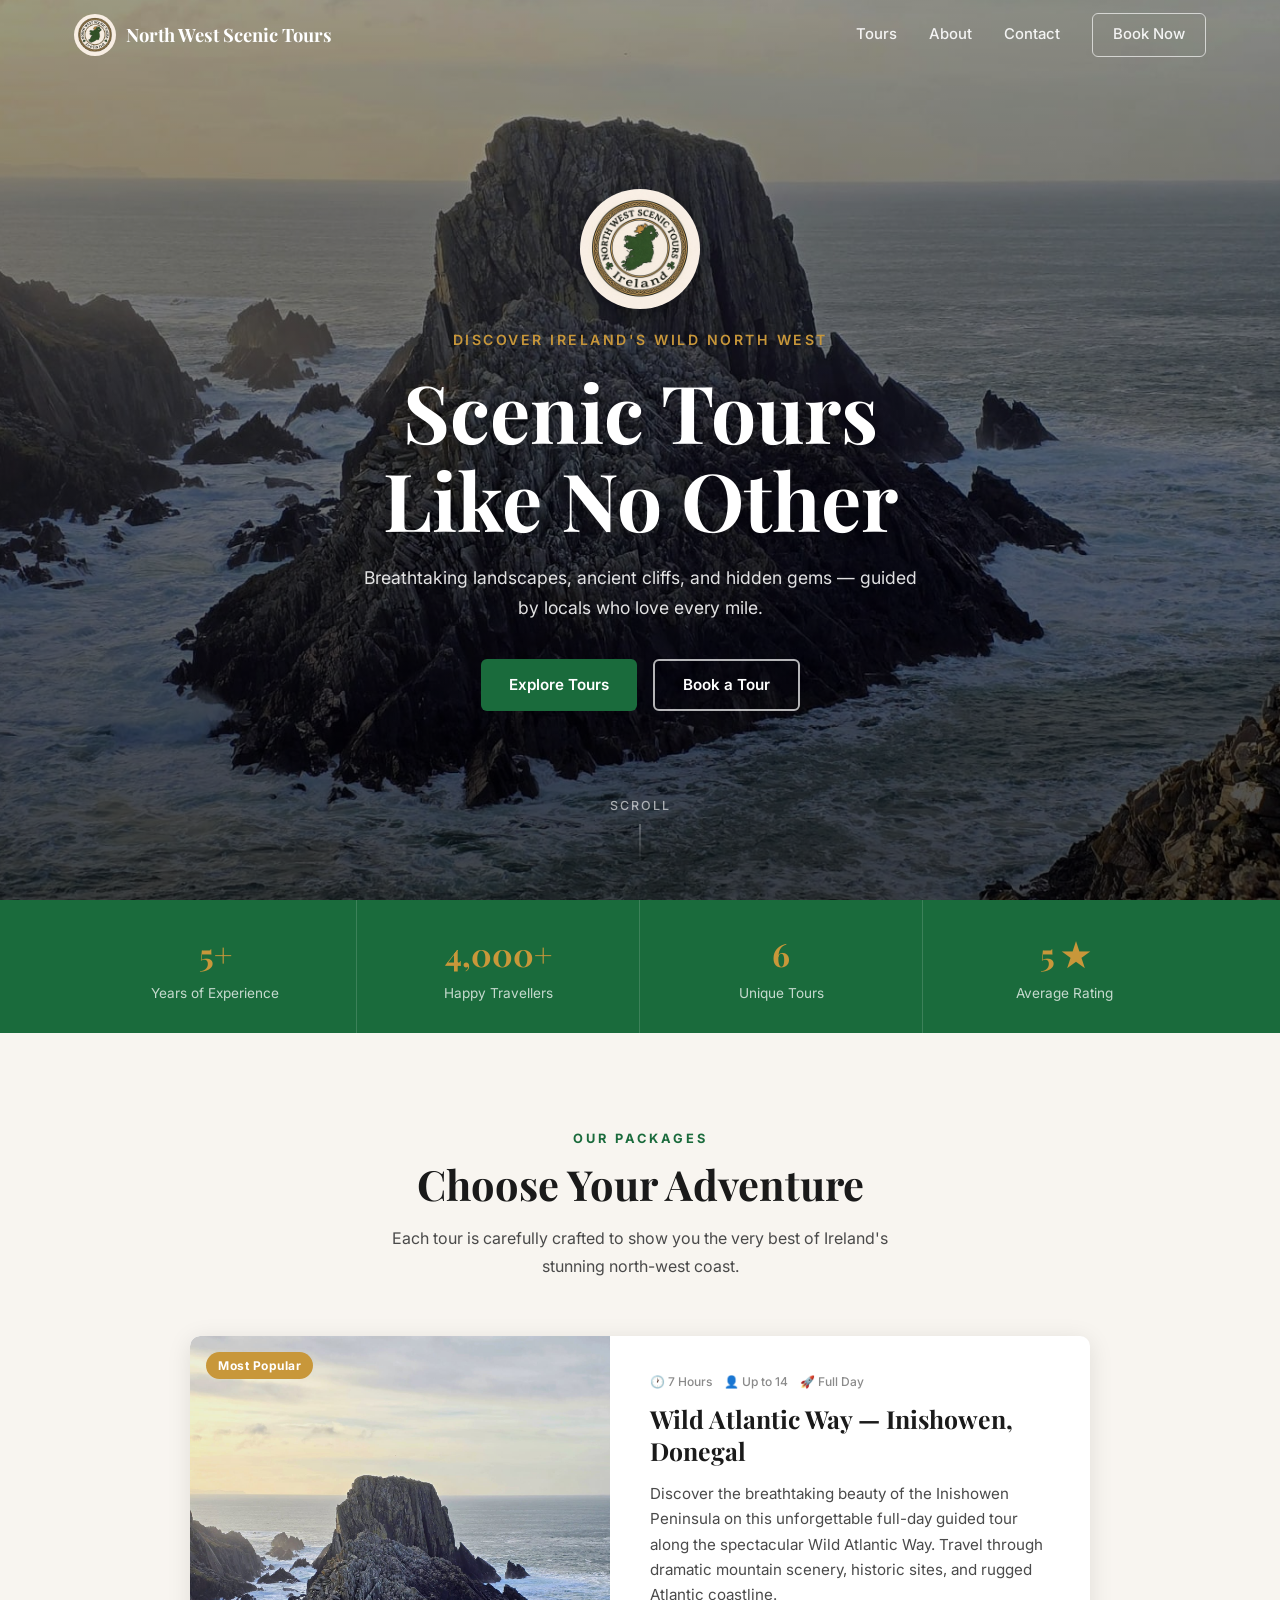
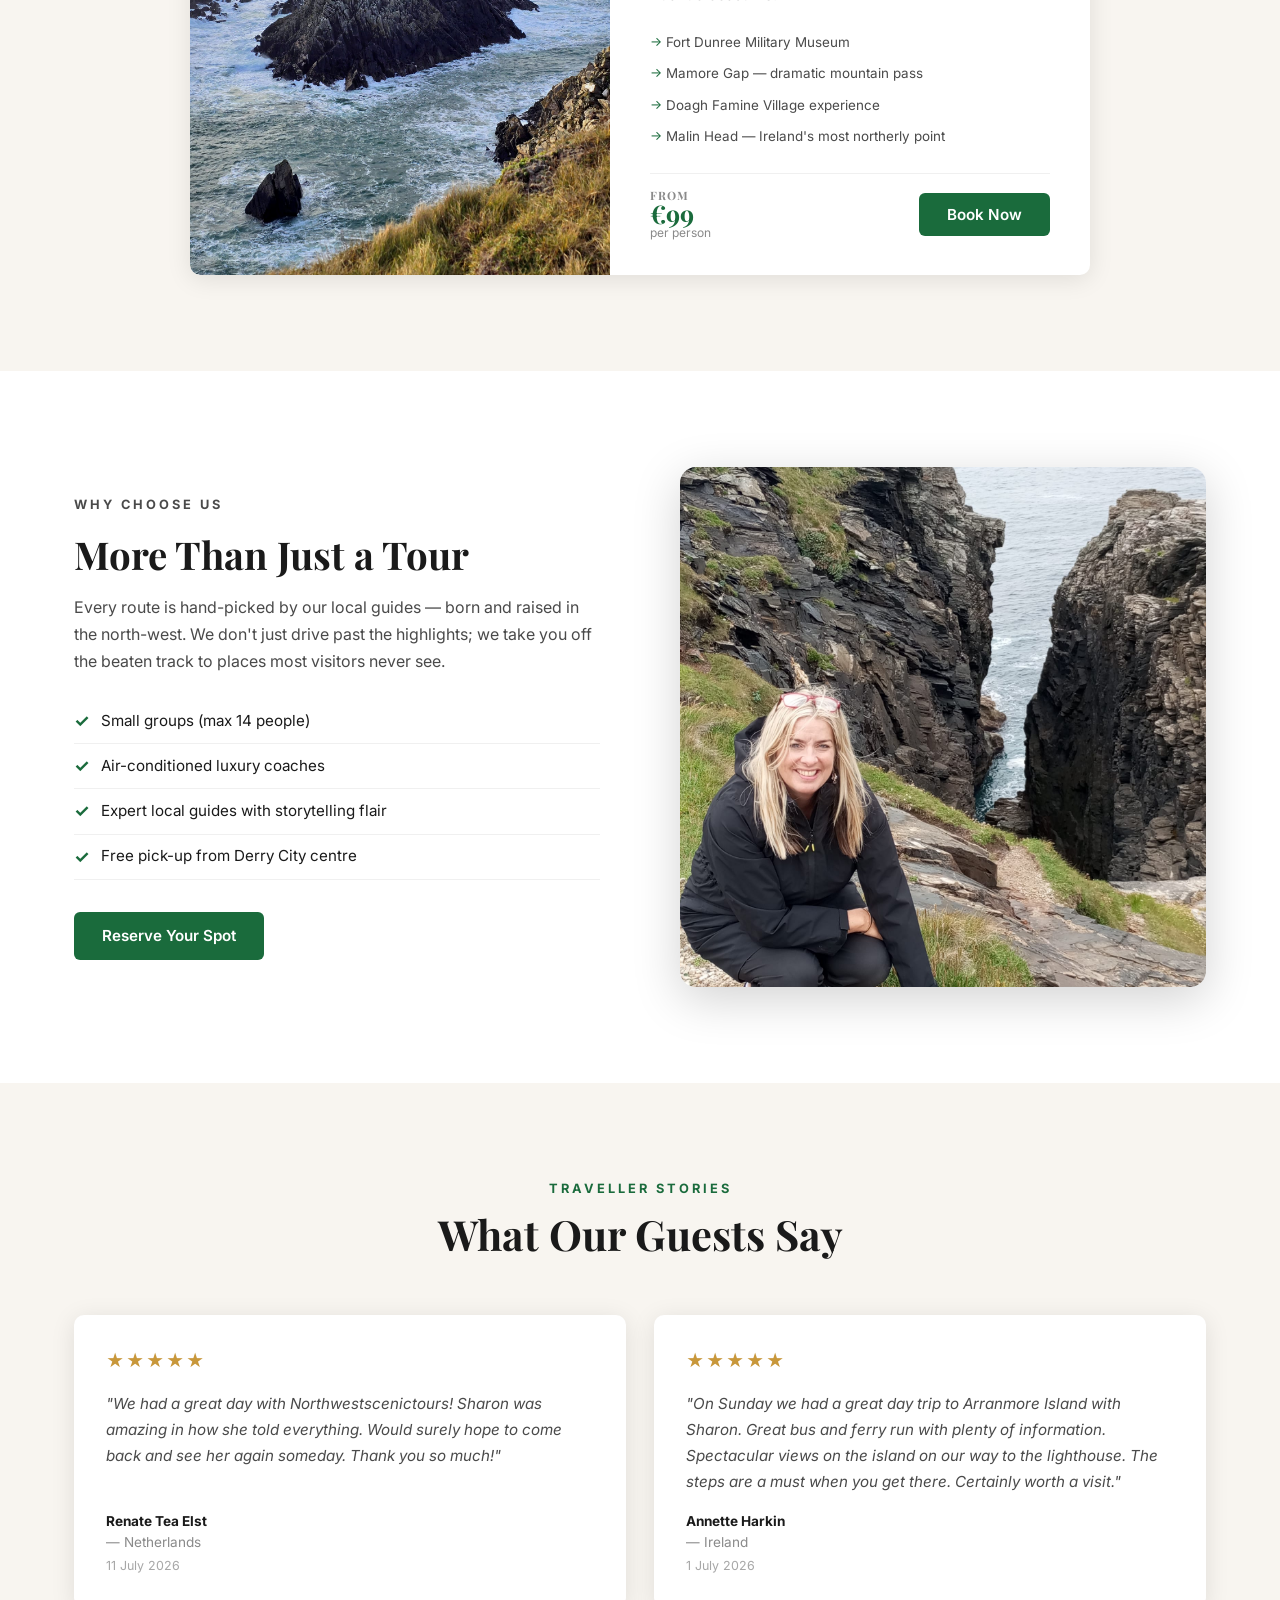
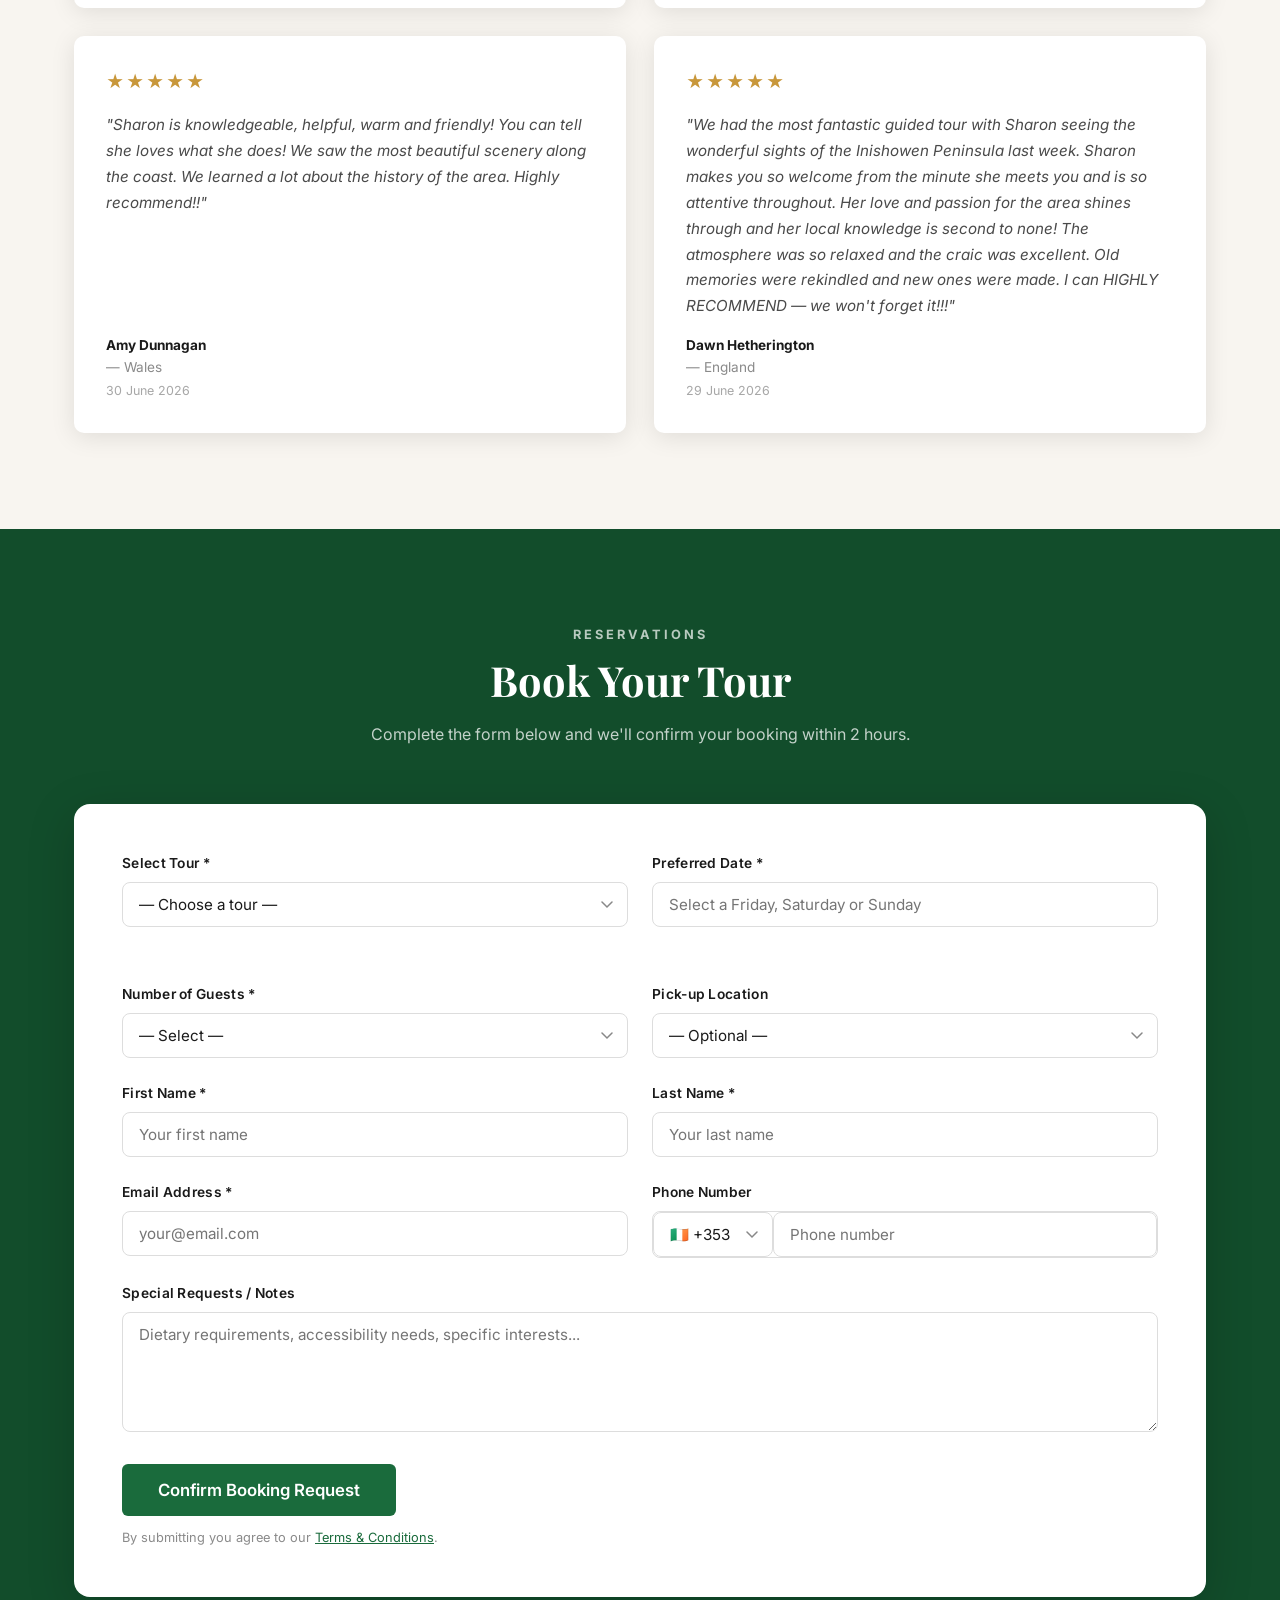
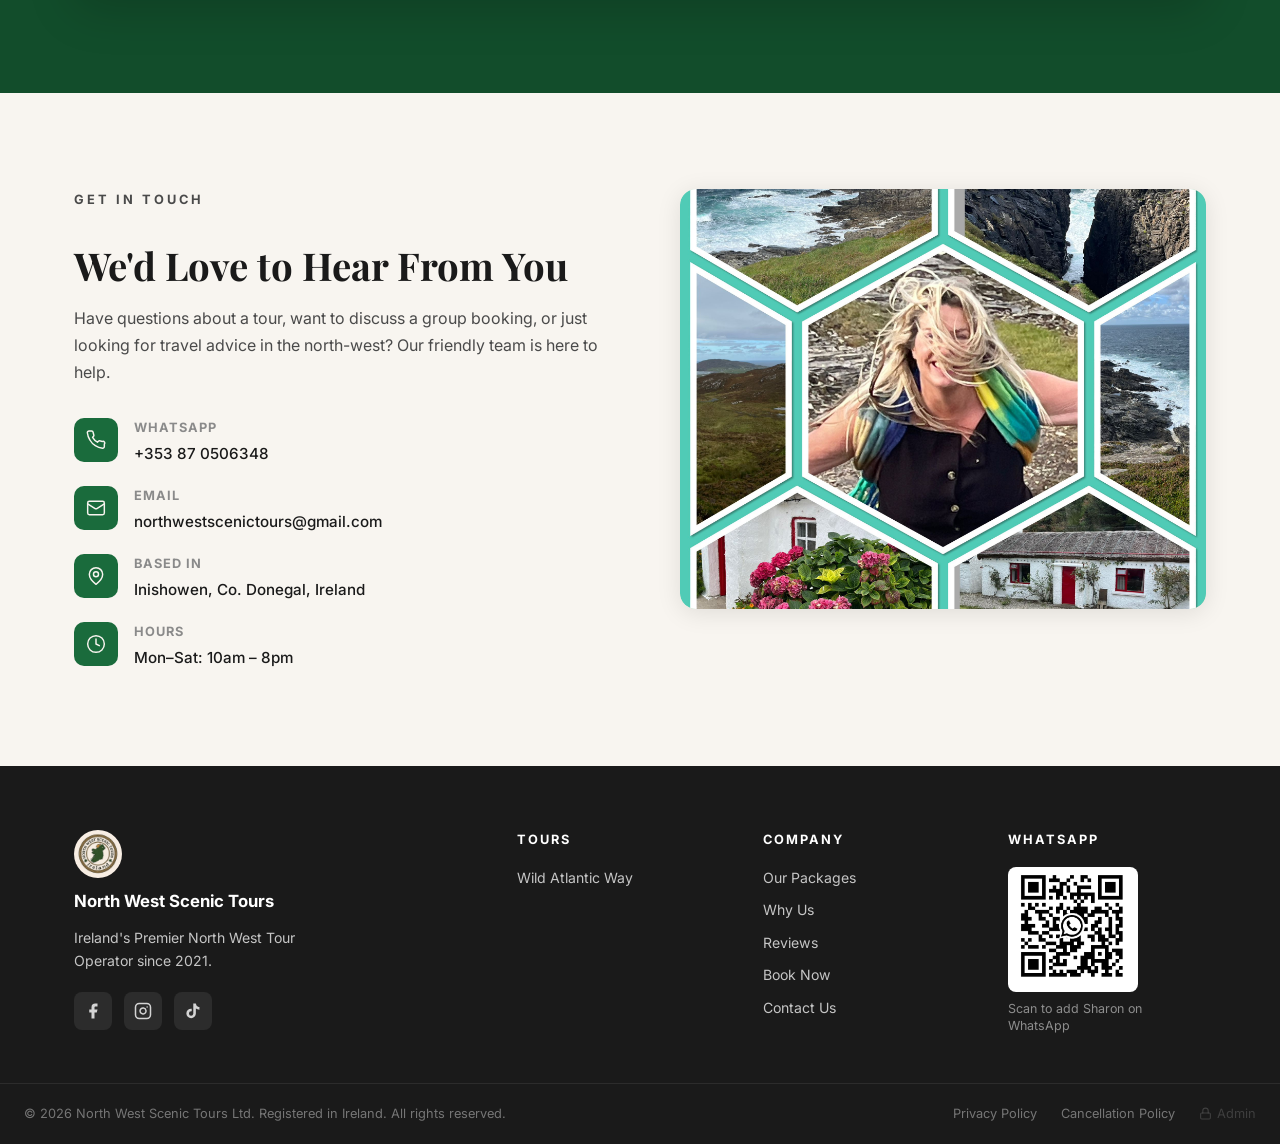
<file: index.html>
<!DOCTYPE html>
<html lang="en">
<head>
  <meta charset="UTF-8" />
  <meta name="viewport" content="width=device-width, initial-scale=1.0" />
  <title>North West Scenic Tours — Ireland</title>
  <link rel="stylesheet" href="styles.css" />
  <link rel="stylesheet" href="vendor/flatpickr.min.css" />
  <link rel="preconnect" href="https://fonts.googleapis.com" />
  <link href="https://fonts.googleapis.com/css2?family=Playfair+Display:wght@400;600;700&family=Inter:wght@300;400;500;600&display=swap" rel="stylesheet" />
</head>
<body>

  <!-- NAV -->
  <header class="nav" id="nav">
    <div class="nav__inner">
      <a class="nav__logo" href="#">
        <img src="images/figma-logo.png" alt="North West Scenic Tours logo" class="nav__logo-img" />
        North West Scenic Tours
      </a>
      <nav class="nav__links">
        <a href="#tours">Tours</a>
        <a href="#about">About</a>
        <a href="#contact">Contact</a>
        <a href="#booking" class="btn btn--sm">Book Now</a>
      </nav>
      <button class="nav__hamburger" id="hamburger" aria-label="Open menu">
        <span></span><span></span><span></span>
      </button>
    </div>
    <div class="nav__mobile" id="mobileMenu">
      <a href="#tours" onclick="closeMobile()">Tours</a>
      <a href="#about" onclick="closeMobile()">About</a>
      <a href="#contact" onclick="closeMobile()">Contact</a>
      <a href="#booking" class="btn btn--outline" onclick="closeMobile()">Book Now</a>
    </div>
  </header>

  <!-- HERO -->
  <section class="hero" id="home">
    <div class="hero__bg"></div>
    <div class="hero__overlay"></div>
    <div class="hero__content">
      <img src="images/figma-logo.png" alt="North West Scenic Tours" class="hero__logo" />
      <p class="hero__eyebrow">Discover Ireland's Wild North West</p>
      <h1 class="hero__title">Scenic Tours<br/>Like No Other</h1>
      <p class="hero__sub">Breathtaking landscapes, ancient cliffs, and hidden gems — guided by locals who love every mile.</p>
      <div class="hero__actions">
        <a href="#tours" class="btn btn--primary">Explore Tours</a>
        <a href="#booking" class="btn btn--ghost">Book a Tour</a>
      </div>
    </div>
    <div class="hero__scroll-hint">
      <span>Scroll</span>
      <div class="hero__scroll-line"></div>
    </div>
  </section>

  <!-- STATS STRIP -->
  <div class="stats">
    <div class="stats__inner">
      <div class="stats__item"><strong>5+</strong><span>Years of Experience</span></div>
      <div class="stats__item"><strong>4,000+</strong><span>Happy Travellers</span></div>
      <div class="stats__item"><strong>6</strong><span>Unique Tours</span></div>
      <div class="stats__item"><strong>5 ★</strong><span>Average Rating</span></div>
    </div>
  </div>

  <!-- TOURS -->
  <section class="tours" id="tours">
    <div class="container">
      <div class="section-header">
        <p class="section-eyebrow">Our Packages</p>
        <h2>Choose Your Adventure</h2>
        <p class="section-sub">Each tour is carefully crafted to show you the very best of Ireland's stunning north-west coast.</p>
      </div>

      <div class="tours__single">

        <article class="tour-card tour-card--wide" data-tour="wild-atlantic" onclick="window.location='tour.html?id=wild-atlantic'" style="cursor:pointer">
          <div class="tour-card__img" style="background-image:url('images/figma-wild-atlantic.jpg')"></div>
          <div class="tour-card__badge">Most Popular</div>
          <div class="tour-card__body">
            <div class="tour-card__meta">
              <span>&#128336; 7 Hours</span>
              <span>&#128100; Up to 14</span>
              <span>&#128640; Full Day</span>
            </div>
            <h3>Wild Atlantic Way — Inishowen, Donegal</h3>
            <p>Discover the breathtaking beauty of the Inishowen Peninsula on this unforgettable full-day guided tour along the spectacular Wild Atlantic Way. Travel through dramatic mountain scenery, historic sites, and rugged Atlantic coastline.</p>
            <ul class="tour-card__highlights">
              <li>Fort Dunree Military Museum</li>
              <li>Mamore Gap — dramatic mountain pass</li>
              <li>Doagh Famine Village experience</li>
              <li>Malin Head — Ireland's most northerly point</li>
            </ul>
            <div class="tour-card__footer">
              <div class="tour-card__price"><span>From</span> €99 <small>per person</small></div>
              <button class="btn btn--primary" onclick="openBooking('Wild Atlantic Way', 99)">Book Now</button>
            </div>
          </div>
        </article>

      </div>
    </div>
  </section>

  <!-- EXPERIENCE STRIP -->
  <section class="experience" id="why-us">
    <div class="experience__inner">
      <div class="experience__text">
        <p class="section-eyebrow">Why Choose Us</p>
        <h2>More Than Just a Tour</h2>
        <p>Every route is hand-picked by our local guides — born and raised in the north-west. We don't just drive past the highlights; we take you off the beaten track to places most visitors never see.</p>
        <ul class="experience__list">
          <li><span>&#10003;</span> Small groups (max 14 people)</li>
          <li><span>&#10003;</span> Air-conditioned luxury coaches</li>
          <li><span>&#10003;</span> Expert local guides with storytelling flair</li>
          <li><span>&#10003;</span> Free pick-up from Derry City centre</li>
        </ul>
        <a href="#booking" class="btn btn--primary">Reserve Your Spot</a>
      </div>
      <div class="experience__img"></div>
    </div>
  </section>

  <!-- TESTIMONIALS -->
  <section class="testimonials" id="reviews">
    <div class="container">
      <div class="section-header">
        <p class="section-eyebrow">Traveller Stories</p>
        <h2>What Our Guests Say</h2>
      </div>
      <div class="testimonials__grid">
        <blockquote class="testimonial">
          <div class="testimonial__stars">&#9733;&#9733;&#9733;&#9733;&#9733;</div>
          <p>"We had a great day with Northwestscenictours! Sharon was amazing in how she told everything. Would surely hope to come back and see her again someday. Thank you so much!"</p>
          <footer><strong>Renate Tea Elst</strong> — Netherlands <span class="testimonial__date">11 July 2026</span></footer>
        </blockquote>
        <blockquote class="testimonial">
          <div class="testimonial__stars">&#9733;&#9733;&#9733;&#9733;&#9733;</div>
          <p>"On Sunday we had a great day trip to Arranmore Island with Sharon. Great bus and ferry run with plenty of information. Spectacular views on the island on our way to the lighthouse. The steps are a must when you get there. Certainly worth a visit."</p>
          <footer><strong>Annette Harkin</strong> — Ireland <span class="testimonial__date">1 July 2026</span></footer>
        </blockquote>
        <blockquote class="testimonial">
          <div class="testimonial__stars">&#9733;&#9733;&#9733;&#9733;&#9733;</div>
          <p>"Sharon is knowledgeable, helpful, warm and friendly! You can tell she loves what she does! We saw the most beautiful scenery along the coast. We learned a lot about the history of the area. Highly recommend!!"</p>
          <footer><strong>Amy Dunnagan</strong> — Wales <span class="testimonial__date">30 June 2026</span></footer>
        </blockquote>
        <blockquote class="testimonial">
          <div class="testimonial__stars">&#9733;&#9733;&#9733;&#9733;&#9733;</div>
          <p>"We had the most fantastic guided tour with Sharon seeing the wonderful sights of the Inishowen Peninsula last week. Sharon makes you so welcome from the minute she meets you and is so attentive throughout. Her love and passion for the area shines through and her local knowledge is second to none! The atmosphere was so relaxed and the craic was excellent. Old memories were rekindled and new ones were made. I can HIGHLY RECOMMEND — we won't forget it!!!"</p>
          <footer><strong>Dawn Hetherington</strong> — England <span class="testimonial__date">29 June 2026</span></footer>
        </blockquote>
      </div>
    </div>
  </section>

  <!-- BOOKING -->
  <section class="booking-section" id="booking">
    <div class="container">
      <div class="section-header section-header--light">
        <p class="section-eyebrow">Reservations</p>
        <h2>Book Your Tour</h2>
        <p class="section-sub">Complete the form below and we'll confirm your booking within 2 hours.</p>
      </div>
      <form class="booking-form" id="bookingForm" novalidate>
        <div class="booking-form__grid">

          <div class="form-group">
            <label for="tourSelect">Select Tour *</label>
            <select id="tourSelect" name="tour" required onchange="updatePrice()">
              <option value="">— Choose a tour —</option>
              <option value="Wild Atlantic Way|99">Wild Atlantic Way — €99/person</option>
            </select>
          </div>

          <div class="form-group">
            <label for="tourDate">Preferred Date *</label>
            <input type="text" id="tourDate" name="date" placeholder="Select a Friday, Saturday or Sunday" required />
            <p id="availabilityMsg" class="availability-msg"></p>
          </div>

          <div class="form-group">
            <label for="guests">Number of Guests *</label>
            <select id="guests" name="guests" required onchange="updatePrice()">
              <option value="">— Select —</option>
              <option value="1">1 person</option>
              <option value="2">2 people</option>
              <option value="3">3 people</option>
              <option value="4">4 people</option>
              <option value="5">5 people</option>
              <option value="6">6 people</option>
              <option value="7">7 people</option>
              <option value="8">8 people</option>
              <option value="9+">9+ people (contact us)</option>
            </select>
          </div>

          <div class="form-group">
            <label for="pickup">Pick-up Location</label>
            <select id="pickup" name="pickup">
              <option value="">— Optional —</option>
              <option>Derry Guildhall</option>
              <option>Carndonagh Library Car Park</option>
              <option>Buncrana Tourist Office</option>
              <option>Hotel / B&amp;B (specify in notes)</option>
            </select>
          </div>

          <div class="form-group">
            <label for="firstName">First Name *</label>
            <input type="text" id="firstName" name="firstName" placeholder="Your first name" required />
          </div>

          <div class="form-group">
            <label for="lastName">Last Name *</label>
            <input type="text" id="lastName" name="lastName" placeholder="Your last name" required />
          </div>

          <div class="form-group">
            <label for="email">Email Address *</label>
            <input type="email" id="email" name="email" placeholder="your@email.com" required />
          </div>

          <div class="form-group">
            <label for="phoneNumber">Phone Number</label>
            <div class="phone-input">
              <select class="phone-input__dial" id="phoneDial" aria-label="Country code">
                <option value="+353">🇮🇪 +353</option>
                <option value="+44">🇬🇧 +44</option>
                <option value="+1">🇺🇸 +1</option>
                <option value="+1">🇨🇦 +1</option>
                <option value="+61">🇦🇺 +61</option>
                <option value="+64">🇳🇿 +64</option>
                <option value="+33">🇫🇷 +33</option>
                <option value="+49">🇩🇪 +49</option>
                <option value="+31">🇳🇱 +31</option>
                <option value="+32">🇧🇪 +32</option>
                <option value="+34">🇪🇸 +34</option>
                <option value="+39">🇮🇹 +39</option>
                <option value="+351">🇵🇹 +351</option>
                <option value="+46">🇸🇪 +46</option>
                <option value="+47">🇳🇴 +47</option>
                <option value="+45">🇩🇰 +45</option>
                <option value="+358">🇫🇮 +358</option>
                <option value="+41">🇨🇭 +41</option>
                <option value="+43">🇦🇹 +43</option>
                <option value="+48">🇵🇱 +48</option>
                <option value="+420">🇨🇿 +420</option>
                <option value="+36">🇭🇺 +36</option>
                <option value="+7">🇷🇺 +7</option>
                <option value="+81">🇯🇵 +81</option>
                <option value="+86">🇨🇳 +86</option>
                <option value="+91">🇮🇳 +91</option>
                <option value="+55">🇧🇷 +55</option>
                <option value="+27">🇿🇦 +27</option>
              </select>
              <input class="phone-input__number" type="tel" id="phoneNumber" name="phone" placeholder="Phone number" />
            </div>
          </div>

          <div class="form-group form-group--full">
            <label for="notes">Special Requests / Notes</label>
            <textarea id="notes" name="notes" rows="4" placeholder="Dietary requirements, accessibility needs, specific interests..."></textarea>
          </div>

        </div>

        <div class="booking-form__summary" id="priceSummary" style="display:none">
          <div class="price-summary">
            <span class="price-summary__label">Estimated Total</span>
            <span class="price-summary__price" id="priceDisplay">€0</span>
          </div>
          <p class="price-summary__note">Final price confirmed in booking email. 20% deposit required to secure your date.</p>
        </div>

        <div class="booking-form__actions">
          <button type="submit" class="btn btn--primary btn--lg">Confirm Booking Request</button>
          <p class="booking-form__terms">By submitting you agree to our <a href="#">Terms &amp; Conditions</a>.</p>
        </div>
      </form>
    </div>
  </section>

  <!-- CONTACT -->
  <section class="contact" id="contact">
    <div class="container contact__inner">
      <div>
        <p class="section-eyebrow">Get In Touch</p>
        <h2>We'd Love to Hear From You</h2>
        <p>Have questions about a tour, want to discuss a group booking, or just looking for travel advice in the north-west? Our friendly team is here to help.</p>
        <div class="contact__details">
          <div class="contact__item">
            <span class="contact__icon">
              <svg xmlns="http://www.w3.org/2000/svg" width="20" height="20" viewBox="0 0 24 24" fill="none" stroke="currentColor" stroke-width="1.75" stroke-linecap="round" stroke-linejoin="round"><path d="M22 16.92v3a2 2 0 0 1-2.18 2 19.79 19.79 0 0 1-8.63-3.07A19.5 19.5 0 0 1 4.69 12a19.79 19.79 0 0 1-3.07-8.67A2 2 0 0 1 3.6 1.17h3a2 2 0 0 1 2 1.72c.127.96.361 1.903.7 2.81a2 2 0 0 1-.45 2.11L7.91 8.73a16 16 0 0 0 5.86 5.86l1.13-1.13a2 2 0 0 1 2.11-.45c.907.339 1.85.573 2.81.7A2 2 0 0 1 22 16.92z"/></svg>
            </span>
            <div>
              <strong>WhatsApp</strong>
              <a href="https://wa.me/353870506348" target="_blank" rel="noopener">+353 87 0506348</a>
            </div>
          </div>
          <div class="contact__item">
            <span class="contact__icon">
              <svg xmlns="http://www.w3.org/2000/svg" width="20" height="20" viewBox="0 0 24 24" fill="none" stroke="currentColor" stroke-width="1.75" stroke-linecap="round" stroke-linejoin="round"><rect x="2" y="4" width="20" height="16" rx="2"/><path d="m22 7-8.97 5.7a1.94 1.94 0 0 1-2.06 0L2 7"/></svg>
            </span>
            <div>
              <strong>Email</strong>
              <a href="mailto:northwestscenictours@gmail.com">northwestscenictours@gmail.com</a>
            </div>
          </div>
          <div class="contact__item">
            <span class="contact__icon">
              <svg xmlns="http://www.w3.org/2000/svg" width="20" height="20" viewBox="0 0 24 24" fill="none" stroke="currentColor" stroke-width="1.75" stroke-linecap="round" stroke-linejoin="round"><path d="M20 10c0 6-8 12-8 12s-8-6-8-12a8 8 0 0 1 16 0Z"/><circle cx="12" cy="10" r="3"/></svg>
            </span>
            <div>
              <strong>Based In</strong>
              <span>Inishowen, Co. Donegal, Ireland</span>
            </div>
          </div>
          <div class="contact__item">
            <span class="contact__icon">
              <svg xmlns="http://www.w3.org/2000/svg" width="20" height="20" viewBox="0 0 24 24" fill="none" stroke="currentColor" stroke-width="1.75" stroke-linecap="round" stroke-linejoin="round"><circle cx="12" cy="12" r="10"/><polyline points="12 6 12 12 16 14"/></svg>
            </span>
            <div>
              <strong>Hours</strong>
              <span>Mon–Sat: 10am – 8pm</span>
            </div>
          </div>
        </div>
      </div>
      <div class="contact__map">
        <img src="images/figma-contact-map.png" alt="Map of Inishowen, Co. Donegal" style="width:100%;height:100%;object-fit:cover;border-radius:16px;display:block;" />
      </div>
    </div>
  </section>

  <!-- FOOTER -->
  <footer class="footer">
    <div class="container footer__inner">
      <div class="footer__brand">
        <img src="images/figma-logo.png" alt="North West Scenic Tours" class="footer__logo" />
        <strong>North West Scenic Tours</strong>
        <p>Ireland's Premier North West Tour Operator since 2021.</p>
        <div class="footer__social">
          <a href="https://www.facebook.com/Northwestscenictours1" aria-label="Facebook" target="_blank" rel="noopener">
            <svg xmlns="http://www.w3.org/2000/svg" width="18" height="18" viewBox="0 0 24 24" fill="currentColor"><path d="M18 2h-3a5 5 0 0 0-5 5v3H7v4h3v8h4v-8h3l1-4h-4V7a1 1 0 0 1 1-1h3z"/></svg>
          </a>
          <a href="https://www.instagram.com/northwestscenictours/" aria-label="Instagram" target="_blank" rel="noopener">
            <svg xmlns="http://www.w3.org/2000/svg" width="18" height="18" viewBox="0 0 24 24" fill="none" stroke="currentColor" stroke-width="2" stroke-linecap="round" stroke-linejoin="round"><rect x="2" y="2" width="20" height="20" rx="5" ry="5"/><path d="M16 11.37A4 4 0 1 1 12.63 8 4 4 0 0 1 16 11.37z"/><line x1="17.5" y1="6.5" x2="17.51" y2="6.5"/></svg>
          </a>
          <a href="https://www.tiktok.com/@sharonmulhern7" aria-label="TikTok" target="_blank" rel="noopener">
            <svg xmlns="http://www.w3.org/2000/svg" width="18" height="18" viewBox="0 0 24 24" fill="currentColor"><path d="M19.59 6.69a4.83 4.83 0 0 1-3.77-4.25V2h-3.45v13.67a2.89 2.89 0 0 1-2.88 2.5 2.89 2.89 0 0 1-2.89-2.89 2.89 2.89 0 0 1 2.89-2.89c.28 0 .54.04.79.1V9.01a6.33 6.33 0 0 0-.79-.05 6.34 6.34 0 0 0-6.34 6.34 6.34 6.34 0 0 0 6.34 6.34 6.34 6.34 0 0 0 6.33-6.34V8.69a8.17 8.17 0 0 0 4.78 1.52V6.75a4.85 4.85 0 0 1-1.01-.06z"/></svg>
          </a>
        </div>
      </div>
      <div class="footer__links">
        <h4>Tours</h4>
        <a href="#tours">Wild Atlantic Way</a>
      </div>
      <div class="footer__links">
        <h4>Company</h4>
        <a href="#tours">Our Packages</a>
        <a href="#why-us">Why Us</a>
        <a href="#reviews">Reviews</a>
        <a href="#booking">Book Now</a>
        <a href="#contact">Contact Us</a>
      </div>
      <div class="footer__links">
        <h4>WhatsApp</h4>
        <div class="footer__qr-wrap" role="img" aria-label="WhatsApp QR code for Sharon Mulhern"></div>
        <p class="footer__qr-caption">Scan to add Sharon on WhatsApp</p>
      </div>
    </div>
    <div class="footer__bottom">
      <p>&copy; 2026 North West Scenic Tours Ltd. Registered in Ireland. All rights reserved.</p>
      <div class="footer__bottom-links">
        <a href="#">Privacy Policy</a>
        <a href="#">Cancellation Policy</a>
        <a href="/admin" class="footer__admin-link">
          <svg xmlns="http://www.w3.org/2000/svg" width="13" height="13" viewBox="0 0 24 24" fill="none" stroke="currentColor" stroke-width="2" stroke-linecap="round" stroke-linejoin="round"><rect x="3" y="11" width="18" height="11" rx="2" ry="2"/><path d="M7 11V7a5 5 0 0 1 10 0v4"/></svg>
          Admin
        </a>
      </div>
    </div>
  </footer>

  <!-- BOOKING MODAL -->
  <div class="modal-overlay" id="modalOverlay" onclick="closeModal()"></div>
  <div class="modal" id="bookingModal">
    <button class="modal__close" onclick="closeModal()">&times;</button>
    <h3 id="modalTitle">Book Tour</h3>
    <p id="modalDesc">You're booking: <strong id="modalTourName"></strong></p>
    <p>Scroll down to complete your booking details.</p>
    <a href="#booking" class="btn btn--primary" onclick="closeModal()">Go to Booking Form</a>
  </div>

  <!-- SUCCESS TOAST -->
  <div class="toast" id="toast">
    <span>&#10003;</span> Booking request sent! We'll confirm within 2 hours.
  </div>

  <script src="vendor/flatpickr.min.js"></script>
  <script src="calendar.js"></script>
  <script src="app.js"></script>
</body>
</html>
</file>
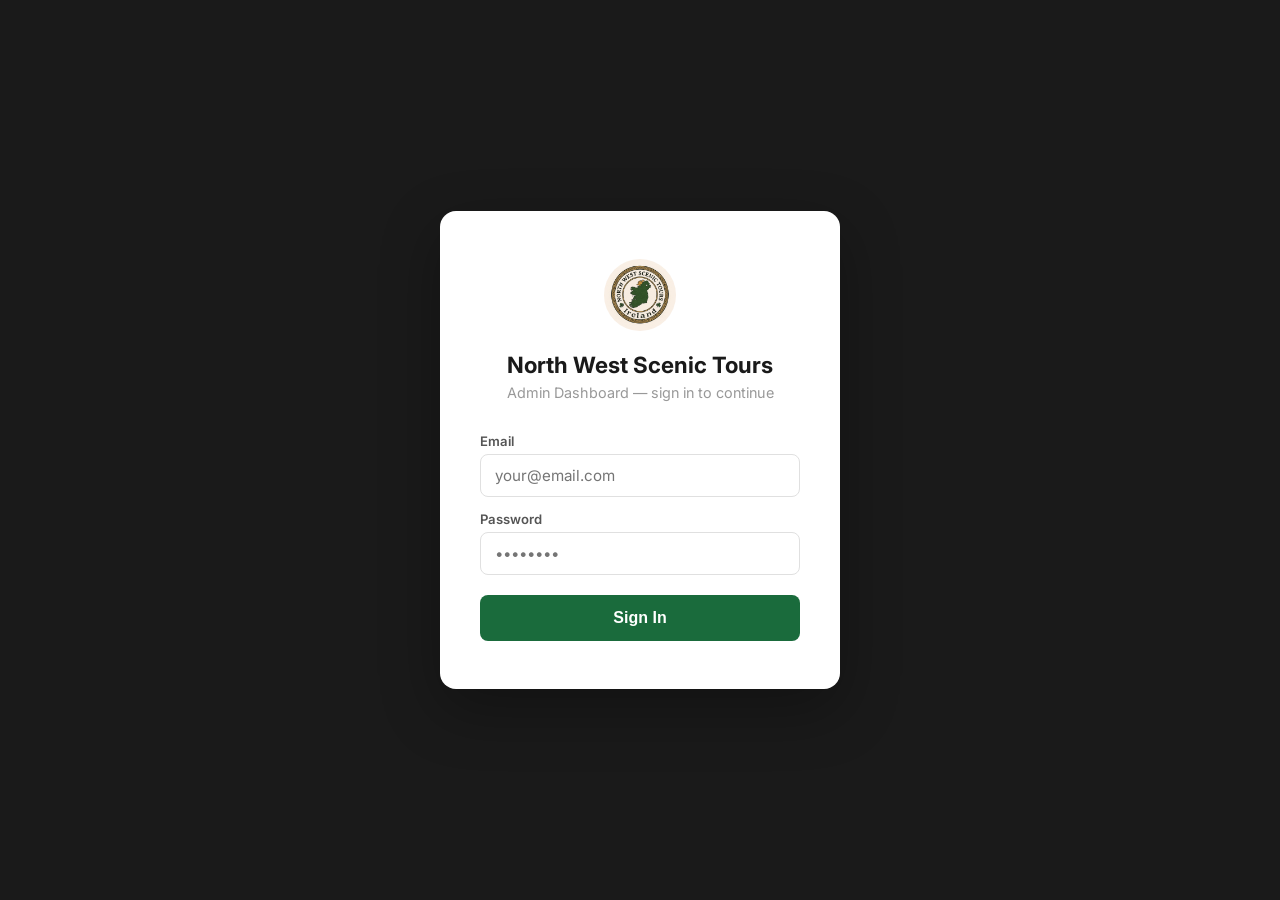
<file: admin.html>
<!DOCTYPE html>
<html lang="en">
<head>
  <meta charset="UTF-8" />
  <meta name="viewport" content="width=device-width, initial-scale=1.0" />
  <title>Admin — North West Scenic Tours</title>
  <link rel="preconnect" href="https://fonts.googleapis.com" />
  <link href="https://fonts.googleapis.com/css2?family=Inter:wght@300;400;500;600;700&display=swap" rel="stylesheet" />
  <style>
    *, *::before, *::after { box-sizing: border-box; margin: 0; padding: 0; }
    :root {
      --green: #1a6b3c;
      --green-l: #238a4e;
      --red: #c0392b;
      --gold: #c9932a;
      --dark: #1a1a1a;
      --mid: #555;
      --light: #999;
      --cream: #f8f4ef;
      --white: #fff;
      --radius: 10px;
      --shadow: 0 2px 12px rgba(0,0,0,.07);
    }
    body { font-family: 'Inter', sans-serif; background: #f0f2f5; color: var(--dark); min-height: 100vh; }

    /* LOGIN */
    #loginScreen {
      display: flex; align-items: center; justify-content: center;
      min-height: 100vh; background: var(--dark);
    }
    .login-card {
      background: white; border-radius: 16px; padding: 48px 40px;
      width: 100%; max-width: 400px; box-shadow: 0 20px 60px rgba(0,0,0,.3);
      text-align: center;
    }
    .login-card h1 { font-size: 1.4rem; margin-bottom: 6px; }
    .login-card p { color: var(--light); font-size: .9rem; margin-bottom: 32px; }
    .login-btn {
      width: 100%; padding: 14px; background: var(--green); color: white;
      border: none; border-radius: 8px; font-size: 1rem; font-weight: 600;
      cursor: pointer; transition: background .2s;
    }
    .login-btn:hover { background: var(--green-l); }

    /* DASHBOARD */
    #dashboard { display: none; }
    .topbar {
      background: var(--dark); color: white; padding: 0 32px;
      height: 60px; display: flex; align-items: center; justify-content: space-between;
      position: sticky; top: 0; z-index: 100;
    }
    .topbar__brand { font-weight: 700; font-size: 1rem; display: flex; align-items: center; gap: 10px; }
    .topbar__brand span { color: #4ade80; }
    .topbar__right { display: flex; align-items: center; gap: 16px; }
    .topbar__user { font-size: .85rem; color: rgba(255,255,255,.6); }
    .logout-btn {
      background: rgba(255,255,255,.1); border: none; color: white;
      padding: 6px 14px; border-radius: 6px; cursor: pointer; font-size: .85rem;
      transition: background .2s;
    }
    .logout-btn:hover { background: rgba(255,255,255,.2); }

    .main { max-width: 1100px; margin: 0 auto; padding: 32px 24px; }

    /* STATS */
    .stats-row { display: grid; grid-template-columns: repeat(4, 1fr); gap: 16px; margin-bottom: 32px; }
    .stat-card {
      background: white; border-radius: var(--radius); padding: 20px 24px;
      box-shadow: var(--shadow);
    }
    .stat-card__label { font-size: .78rem; text-transform: uppercase; letter-spacing: 1px; color: var(--light); margin-bottom: 6px; }
    .stat-card__value { font-size: 2rem; font-weight: 700; color: var(--dark); }
    .stat-card__value.green { color: var(--green); }
    .stat-card__value.red { color: var(--red); }

    /* UPCOMING */
    .section-title { font-size: 1.1rem; font-weight: 700; margin-bottom: 16px; }
    .upcoming-grid { display: grid; grid-template-columns: repeat(auto-fill, minmax(200px, 1fr)); gap: 12px; margin-bottom: 32px; }
    .date-card {
      background: white; border-radius: var(--radius); padding: 16px;
      box-shadow: var(--shadow); border-left: 4px solid var(--green);
    }
    .date-card--full { border-left-color: var(--red); }
    .date-card--blocked { border-left-color: var(--light); opacity: .6; }
    .date-card__date { font-weight: 700; font-size: .95rem; margin-bottom: 6px; }
    .date-card__sub { font-size: .78rem; color: var(--light); margin-bottom: 10px; }
    .capacity-bar { height: 6px; background: #eee; border-radius: 3px; overflow: hidden; }
    .capacity-bar__fill { height: 100%; border-radius: 3px; background: var(--green); transition: width .4s; }
    .capacity-bar__fill--warn { background: var(--gold); }
    .capacity-bar__fill--full { background: var(--red); }
    .date-card__spots { font-size: .78rem; margin-top: 6px; }
    .date-card__spots.full { color: var(--red); font-weight: 600; }
    .date-card__spots.ok { color: var(--green); }

    /* BOOKINGS TABLE */
    .card { background: white; border-radius: var(--radius); box-shadow: var(--shadow); overflow: hidden; margin-bottom: 24px; }
    .card__header {
      padding: 16px 24px; border-bottom: 1px solid #f0f0f0;
      display: flex; align-items: center; justify-content: space-between;
    }
    .card__header h2 { font-size: 1rem; font-weight: 700; }
    .filter-row { display: flex; gap: 10px; align-items: center; }
    .filter-row select, .filter-row input {
      padding: 7px 12px; border: 1px solid #e0e0e0; border-radius: 6px;
      font-size: .85rem; font-family: 'Inter', sans-serif;
    }

    table { width: 100%; border-collapse: collapse; }
    th {
      text-align: left; padding: 12px 16px; font-size: .75rem;
      text-transform: uppercase; letter-spacing: .5px; color: var(--light);
      border-bottom: 1px solid #f0f0f0; background: #fafafa;
    }
    td { padding: 14px 16px; font-size: .88rem; border-bottom: 1px solid #f9f9f9; vertical-align: middle; }
    tr:last-child td { border-bottom: none; }
    tr:hover td { background: #fafafa; }

    .status-badge {
      display: inline-block; padding: 3px 10px; border-radius: 20px;
      font-size: .72rem; font-weight: 700; text-transform: uppercase; letter-spacing: .5px;
    }
    .status-badge--pending { background: #fff3cd; color: #856404; }
    .status-badge--confirmed { background: #d1fae5; color: #065f46; }
    .status-badge--cancelled { background: #fee2e2; color: #991b1b; }

    .action-btn {
      padding: 4px 10px; border-radius: 5px; border: none; cursor: pointer;
      font-size: .75rem; font-weight: 600; margin-right: 4px; transition: opacity .15s;
    }
    .action-btn:hover { opacity: .8; }
    .action-btn--confirm { background: #d1fae5; color: #065f46; }
    .action-btn--cancel { background: #fee2e2; color: #991b1b; }
    .action-btn--delete { background: #f3f4f6; color: var(--mid); }

    .empty-state { padding: 48px; text-align: center; color: var(--light); }
    .loading { padding: 32px; text-align: center; color: var(--light); font-size: .9rem; }

    tr.clickable { cursor: pointer; }
    tr.clickable:hover td { background: #f0f7f3; }

    /* BOOKING MODAL */
    .modal-overlay {
      position: fixed; inset: 0; background: rgba(0,0,0,.5);
      z-index: 1000; display: none; align-items: center; justify-content: center;
      padding: 24px;
    }
    .modal-overlay.open { display: flex; }
    .modal-box {
      background: white; border-radius: 16px; width: 100%; max-width: 500px;
      box-shadow: 0 20px 60px rgba(0,0,0,.25); overflow: hidden;
    }
    .modal-box__header {
      background: var(--dark); color: white; padding: 20px 24px;
      display: flex; align-items: center; justify-content: space-between;
    }
    .modal-box__header h3 { font-size: 1rem; font-weight: 700; }
    .modal-close {
      background: none; border: none; color: white; font-size: 1.4rem;
      cursor: pointer; line-height: 1; padding: 0 4px; opacity: .7;
    }
    .modal-close:hover { opacity: 1; }
    .modal-body { padding: 28px 24px; }
    .modal-field { margin-bottom: 18px; }
    .modal-field__label {
      font-size: .72rem; text-transform: uppercase; letter-spacing: 1px;
      color: var(--light); margin-bottom: 4px;
    }
    .modal-field__value { font-size: .95rem; color: var(--dark); font-weight: 500; line-height: 1.6; }
    .modal-field__value.notes { white-space: pre-wrap; font-weight: 400; color: var(--mid); }
    .modal-grid { display: grid; grid-template-columns: 1fr 1fr; gap: 0 24px; }
    .modal-actions {
      padding: 16px 24px; border-top: 1px solid #f0f0f0;
      display: flex; gap: 10px; justify-content: flex-end;
    }

    @media (max-width: 768px) {
      .stats-row { grid-template-columns: 1fr 1fr; }
      .main { padding: 16px; }
      table { font-size: .8rem; }
      td, th { padding: 10px 10px; }
    }
  </style>
</head>
<body>

<!-- LOGIN -->
<div id="loginScreen">
  <div class="login-card">
    <img src="images/figma-logo.png" alt="North West Scenic Tours" style="width:72px;height:72px;border-radius:50%;object-fit:cover;margin-bottom:16px;" />
    <h1>North West Scenic Tours</h1>
    <p>Admin Dashboard — sign in to continue</p>
    <form id="loginForm">
      <div style="margin-bottom:14px;text-align:left">
        <label style="font-size:.82rem;font-weight:600;color:#555;display:block;margin-bottom:5px">Email</label>
        <input type="email" id="loginEmail" placeholder="your@email.com" required
          style="width:100%;padding:11px 14px;border:1.5px solid #e0e0e0;border-radius:8px;font-size:.95rem;font-family:inherit;outline:none" />
      </div>
      <div style="margin-bottom:20px;text-align:left">
        <label style="font-size:.82rem;font-weight:600;color:#555;display:block;margin-bottom:5px">Password</label>
        <input type="password" id="loginPassword" placeholder="••••••••" required
          style="width:100%;padding:11px 14px;border:1.5px solid #e0e0e0;border-radius:8px;font-size:.95rem;font-family:inherit;outline:none" />
      </div>
      <p id="loginError" style="color:#c0392b;font-size:.83rem;margin-bottom:12px;display:none"></p>
      <button type="submit" class="login-btn" id="loginBtn">Sign In</button>
    </form>
  </div>
</div>

<!-- DASHBOARD -->
<div id="dashboard">
  <div class="topbar">
    <div class="topbar__brand">
      <span>●</span> NWST Admin
    </div>
    <div class="topbar__right">
      <span class="topbar__user">North West Scenic Tours</span>
      <button class="logout-btn" id="logoutBtn">Sign Out</button>
    </div>
  </div>

  <div class="main">

    <!-- Stats -->
    <div class="stats-row">
      <div class="stat-card">
        <div class="stat-card__label">Total Bookings</div>
        <div class="stat-card__value" id="statTotal">—</div>
      </div>
      <div class="stat-card">
        <div class="stat-card__label">Pending</div>
        <div class="stat-card__value" id="statPending">—</div>
      </div>
      <div class="stat-card">
        <div class="stat-card__label">Confirmed</div>
        <div class="stat-card__value green" id="statConfirmed">—</div>
      </div>
      <div class="stat-card">
        <div class="stat-card__label">Cancelled</div>
        <div class="stat-card__value red" id="statCancelled">—</div>
      </div>
    </div>

    <!-- Upcoming Saturdays -->
    <p class="section-title">Upcoming Saturdays</p>
    <div class="upcoming-grid" id="upcomingGrid">
      <div class="loading">Loading dates…</div>
    </div>

    <!-- Bookings -->
    <div class="card">
      <div class="card__header">
        <h2>All Bookings</h2>
        <div class="filter-row">
          <select id="filterDate"><option value="">All dates</option></select>
          <select id="filterStatus">
            <option value="">All statuses</option>
            <option value="Pending">Pending</option>
            <option value="Confirmed">Confirmed</option>
            <option value="Cancelled">Cancelled</option>
          </select>
        </div>
      </div>
      <div id="bookingsTable"><div class="loading">Loading bookings…</div></div>
    </div>

  </div>
</div>

<!-- BOOKING DETAIL MODAL -->
<div class="modal-overlay" id="bookingModal" onclick="closeBookingModal(event)">
  <div class="modal-box">
    <div class="modal-box__header">
      <h3 id="modalName">Booking Details</h3>
      <button class="modal-close" onclick="closeBookingModal()">&times;</button>
    </div>
    <div class="modal-body">
      <div class="modal-grid">
        <div class="modal-field">
          <div class="modal-field__label">Date</div>
          <div class="modal-field__value" id="mDate"></div>
        </div>
        <div class="modal-field">
          <div class="modal-field__label">Status</div>
          <div class="modal-field__value" id="mStatus"></div>
        </div>
        <div class="modal-field">
          <div class="modal-field__label">Email</div>
          <div class="modal-field__value" id="mEmail"></div>
        </div>
        <div class="modal-field">
          <div class="modal-field__label">Phone</div>
          <div class="modal-field__value" id="mPhone"></div>
        </div>
        <div class="modal-field">
          <div class="modal-field__label">Guests</div>
          <div class="modal-field__value" id="mGuests"></div>
        </div>
        <div class="modal-field">
          <div class="modal-field__label">Pick-up</div>
          <div class="modal-field__value" id="mPickup"></div>
        </div>
      </div>
      <div class="modal-field">
        <div class="modal-field__label">Notes / Special Requests</div>
        <div class="modal-field__value notes" id="mNotes"></div>
      </div>
    </div>
    <div class="modal-actions">
      <button class="action-btn action-btn--confirm" id="mConfirmBtn" onclick="modalAction('Confirmed')">Confirm</button>
      <button class="action-btn action-btn--cancel" id="mCancelBtn" onclick="modalAction('Cancelled')">Cancel</button>
      <button class="action-btn action-btn--delete" onclick="modalDelete()">Delete</button>
    </div>
  </div>
</div>

<script>
const MAX = 18;
let allBookings = [];
let sessionToken = localStorage.getItem('nwst_admin_token') || '';

// Auto-login if token stored
if (sessionToken) showDashboard();

document.getElementById('loginForm').addEventListener('submit', async (e) => {
  e.preventDefault();
  const btn = document.getElementById('loginBtn');
  const errEl = document.getElementById('loginError');
  btn.disabled = true;
  btn.textContent = 'Signing in…';
  errEl.style.display = 'none';

  const username = document.getElementById('loginEmail').value;
  const password = document.getElementById('loginPassword').value;

  try {
    const res = await fetch('/.netlify/functions/admin-login', {
      method: 'POST',
      headers: { 'Content-Type': 'application/json' },
      body: JSON.stringify({ username, password })
    });
    const data = await res.json();
    if (res.ok && data.token) {
      sessionToken = data.token;
      localStorage.setItem('nwst_admin_token', sessionToken);
      showDashboard();
    } else {
      errEl.textContent = data.error || 'Invalid credentials';
      errEl.style.display = 'block';
      btn.disabled = false;
      btn.textContent = 'Sign In';
    }
  } catch {
    errEl.textContent = 'Network error — please try again.';
    errEl.style.display = 'block';
    btn.disabled = false;
    btn.textContent = 'Sign In';
  }
});

document.getElementById('logoutBtn').addEventListener('click', () => {
  localStorage.removeItem('nwst_admin_token');
  sessionToken = '';
  document.getElementById('dashboard').style.display = 'none';
  document.getElementById('loginScreen').style.display = 'flex';
});

document.getElementById('filterDate').addEventListener('change', renderTable);
document.getElementById('filterStatus').addEventListener('change', renderTable);

function showDashboard() {
  document.getElementById('loginScreen').style.display = 'none';
  document.getElementById('dashboard').style.display = 'block';
  loadAll();
}

async function authFetch(url, opts = {}) {
  return fetch(url, {
    ...opts,
    headers: { 'Content-Type': 'application/json', Authorization: `Bearer ${sessionToken}`, ...(opts.headers || {}) }
  });
}

async function loadAll() {
  try {
    const res = await authFetch('/.netlify/functions/admin-get-bookings');
    const data = await res.json();
    allBookings = data.bookings || [];
    renderStats();
    renderUpcoming();
    renderTable();
    populateDateFilter();
  } catch (e) {
    console.error(e);
  }
}

function renderStats() {
  document.getElementById('statTotal').textContent = allBookings.length;
  document.getElementById('statPending').textContent = allBookings.filter(b => b.status === 'Pending').length;
  document.getElementById('statConfirmed').textContent = allBookings.filter(b => b.status === 'Confirmed').length;
  document.getElementById('statCancelled').textContent = allBookings.filter(b => b.status === 'Cancelled').length;
}

function renderUpcoming() {
  const grid = document.getElementById('upcomingGrid');
  const today = new Date(); today.setHours(0,0,0,0);
  const saturdays = [];
  const d = new Date(today);
  d.setDate(d.getDate() + ((6 - d.getDay() + 7) % 7 || 7));
  for (let i = 0; i < 8; i++) {
    saturdays.push(new Date(d));
    d.setDate(d.getDate() + 7);
  }

  grid.innerHTML = saturdays.map(sat => {
    const iso = sat.toISOString().split('T')[0];
    const label = sat.toLocaleDateString('en-IE', { day: 'numeric', month: 'short', year: 'numeric' });
    const booked = allBookings
      .filter(b => b.date === iso && b.status !== 'Cancelled')
      .reduce((s, b) => s + (b.guests || 0), 0);
    const pct = Math.min((booked / MAX) * 100, 100);
    const full = booked >= MAX;
    const warn = pct >= 70;
    const fillClass = full ? 'capacity-bar__fill--full' : warn ? 'capacity-bar__fill--warn' : '';
    return `
      <div class="date-card${full ? ' date-card--full' : ''}">
        <div class="date-card__date">${label}</div>
        <div class="date-card__sub">${booked}/${MAX} guests</div>
        <div class="capacity-bar"><div class="capacity-bar__fill ${fillClass}" style="width:${pct}%"></div></div>
        <div class="date-card__spots ${full ? 'full' : 'ok'}">${full ? 'Fully booked' : `${MAX - booked} spots left`}</div>
      </div>`;
  }).join('');
}

function populateDateFilter() {
  const dates = [...new Set(allBookings.map(b => b.date))].sort();
  const sel = document.getElementById('filterDate');
  sel.innerHTML = '<option value="">All dates</option>' + dates.map(d => {
    const label = new Date(d + 'T12:00:00').toLocaleDateString('en-IE', { weekday: 'short', day: 'numeric', month: 'short', year: 'numeric' });
    return `<option value="${d}">${label}</option>`;
  }).join('');
}

function renderTable() {
  const dateFilter = document.getElementById('filterDate').value;
  const statusFilter = document.getElementById('filterStatus').value;
  const filtered = allBookings.filter(b =>
    (!dateFilter || b.date === dateFilter) &&
    (!statusFilter || b.status === statusFilter)
  );

  const container = document.getElementById('bookingsTable');
  if (!filtered.length) {
    container.innerHTML = '<div class="empty-state">No bookings found.</div>';
    return;
  }

  container.innerHTML = `
    <table>
      <thead>
        <tr>
          <th>Date</th><th>Name</th><th>Email</th><th>Phone</th>
          <th>Guests</th><th>Pickup</th><th>Notes</th><th>Status</th><th>Actions</th>
        </tr>
      </thead>
      <tbody>
        ${filtered.map(b => `
          <tr class="clickable" onclick="openBookingModal(${JSON.stringify(b).replace(/"/g, '&quot;')})">
            <td>${formatDate(b.date)}</td>
            <td><strong>${b.name || '—'}</strong></td>
            <td>${b.email || '—'}</td>
            <td>${b.phone || '—'}</td>
            <td>${b.guests || '—'}</td>
            <td>${b.pickup || '—'}</td>
            <td style="max-width:180px;white-space:pre-wrap;font-size:.82rem;color:#555">${b.notes || '—'}</td>
            <td><span class="status-badge status-badge--${(b.status || 'pending').toLowerCase()}">${b.status || 'Pending'}</span></td>
            <td onclick="event.stopPropagation()">
              ${b.status !== 'Confirmed' ? `<button class="action-btn action-btn--confirm" onclick="updateStatus('${b.id}','Confirmed')">Confirm</button>` : ''}
              ${b.status !== 'Cancelled' ? `<button class="action-btn action-btn--cancel" onclick="updateStatus('${b.id}','Cancelled')">Cancel</button>` : ''}
              <button class="action-btn action-btn--delete" onclick="deleteBooking('${b.id}')">Delete</button>
            </td>
          </tr>`).join('')}
      </tbody>
    </table>`;
}

function formatDate(iso) {
  if (!iso) return '—';
  return new Date(iso + 'T12:00:00').toLocaleDateString('en-IE', { weekday: 'short', day: 'numeric', month: 'short', year: 'numeric' });
}

let modalBookingId = null;

function openBookingModal(b) {
  modalBookingId = b.id;
  document.getElementById('modalName').textContent = b.name || 'Booking Details';
  document.getElementById('mDate').textContent = formatDate(b.date);
  document.getElementById('mEmail').textContent = b.email || '—';
  document.getElementById('mPhone').textContent = b.phone || '—';
  document.getElementById('mGuests').textContent = b.guests ? `${b.guests} ${b.guests === 1 ? 'person' : 'people'}` : '—';
  document.getElementById('mPickup').textContent = b.pickup || '—';
  document.getElementById('mNotes').textContent = b.notes || 'No notes provided.';
  document.getElementById('mStatus').innerHTML = `<span class="status-badge status-badge--${(b.status || 'pending').toLowerCase()}">${b.status || 'Pending'}</span>`;
  document.getElementById('mConfirmBtn').style.display = b.status !== 'Confirmed' ? '' : 'none';
  document.getElementById('mCancelBtn').style.display = b.status !== 'Cancelled' ? '' : 'none';
  document.getElementById('bookingModal').classList.add('open');
}

function closeBookingModal(e) {
  if (e && e.target !== document.getElementById('bookingModal')) return;
  document.getElementById('bookingModal').classList.remove('open');
  modalBookingId = null;
}

async function modalAction(status) {
  if (!modalBookingId) return;
  await updateStatus(modalBookingId, status);
  document.getElementById('bookingModal').classList.remove('open');
}

async function modalDelete() {
  if (!modalBookingId) return;
  document.getElementById('bookingModal').classList.remove('open');
  await deleteBooking(modalBookingId);
}

async function updateStatus(id, status) {
  await authFetch('/.netlify/functions/admin-update-booking', {
    method: 'POST',
    body: JSON.stringify({ id, status })
  });
  await loadAll();
}

async function deleteBooking(id) {
  if (!confirm('Delete this booking permanently?')) return;
  await authFetch('/.netlify/functions/admin-delete-booking', {
    method: 'POST',
    body: JSON.stringify({ id })
  });
  await loadAll();
}
</script>

</body>
</html>
</file>
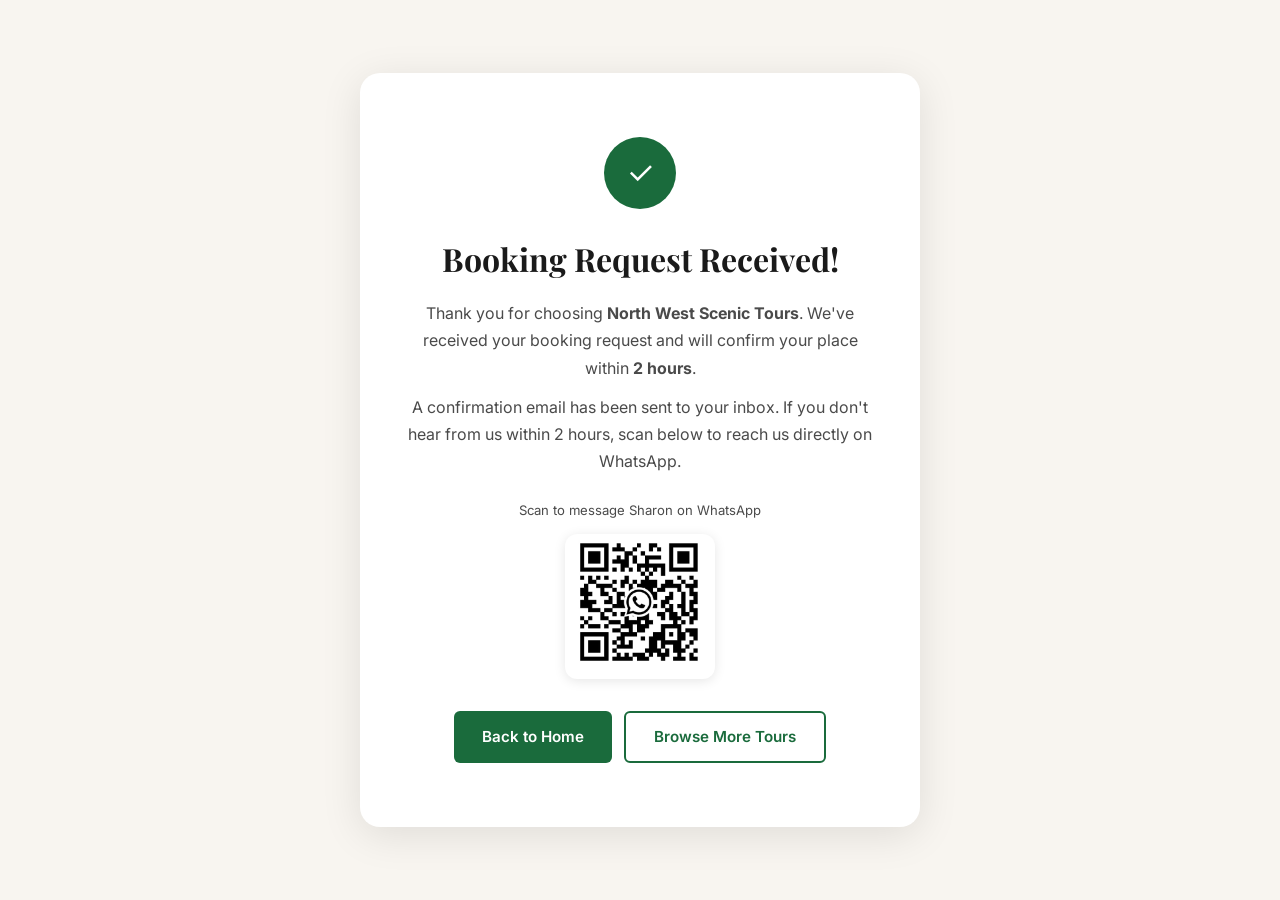
<file: thankyou.html>
<!DOCTYPE html>
<html lang="en">
<head>
  <meta charset="UTF-8" />
  <meta name="viewport" content="width=device-width, initial-scale=1.0" />
  <title>Booking Received — North West Scenic Tours</title>
  <link rel="stylesheet" href="styles.css" />
  <link href="https://fonts.googleapis.com/css2?family=Playfair+Display:wght@400;700&family=Inter:wght@400;500;600&display=swap" rel="stylesheet" />
  <style>
    .thankyou {
      min-height: 100vh;
      display: flex;
      align-items: center;
      justify-content: center;
      background: var(--cream);
      padding: 40px 24px;
      text-align: center;
    }
    .thankyou__box {
      background: white;
      border-radius: 20px;
      padding: 64px 48px;
      max-width: 560px;
      box-shadow: 0 8px 40px rgba(0,0,0,.10);
    }
    .thankyou__icon {
      width: 72px; height: 72px;
      background: var(--green);
      border-radius: 50%;
      display: flex; align-items: center; justify-content: center;
      font-size: 2rem;
      margin: 0 auto 24px;
      color: white;
    }
    .thankyou__box h1 {
      font-family: 'Playfair Display', serif;
      font-size: 2rem;
      margin-bottom: 16px;
      color: var(--dark);
    }
    .thankyou__box p {
      color: var(--mid);
      line-height: 1.7;
      margin-bottom: 12px;
    }
    .thankyou__actions { margin-top: 32px; display: flex; gap: 12px; justify-content: center; flex-wrap: wrap; }
    .thankyou__qr { margin: 24px auto 0; }
    .thankyou__qr-label { font-size: .82rem; color: var(--light); margin-bottom: 10px; }
    .thankyou__qr-img {
      width: 150px;
      height: 145px;
      border-radius: 12px;
      margin: 0 auto;
      background-image: url('images/whatsapp-qr.png');
      background-size: 282px auto;
      background-position: -67px -171px;
      background-color: white;
      box-shadow: 0 2px 12px rgba(0,0,0,.10);
    }
  </style>
</head>
<body>
  <div class="thankyou">
    <div class="thankyou__box">
      <div class="thankyou__icon">✓</div>
      <h1>Booking Request Received!</h1>
      <p>Thank you for choosing <strong>North West Scenic Tours</strong>. We've received your booking request and will confirm your place within <strong>2 hours</strong>.</p>
      <p>A confirmation email has been sent to your inbox. If you don't hear from us within 2 hours, scan below to reach us directly on WhatsApp.</p>
      <div class="thankyou__qr">
        <p class="thankyou__qr-label">Scan to message Sharon on WhatsApp</p>
        <div class="thankyou__qr-img"></div>
      </div>
      <div class="thankyou__actions">
        <a href="index.html" class="btn btn--primary">Back to Home</a>
        <a href="index.html#tours" class="btn btn--outline">Browse More Tours</a>
      </div>
    </div>
  </div>
</body>
</html>
</file>
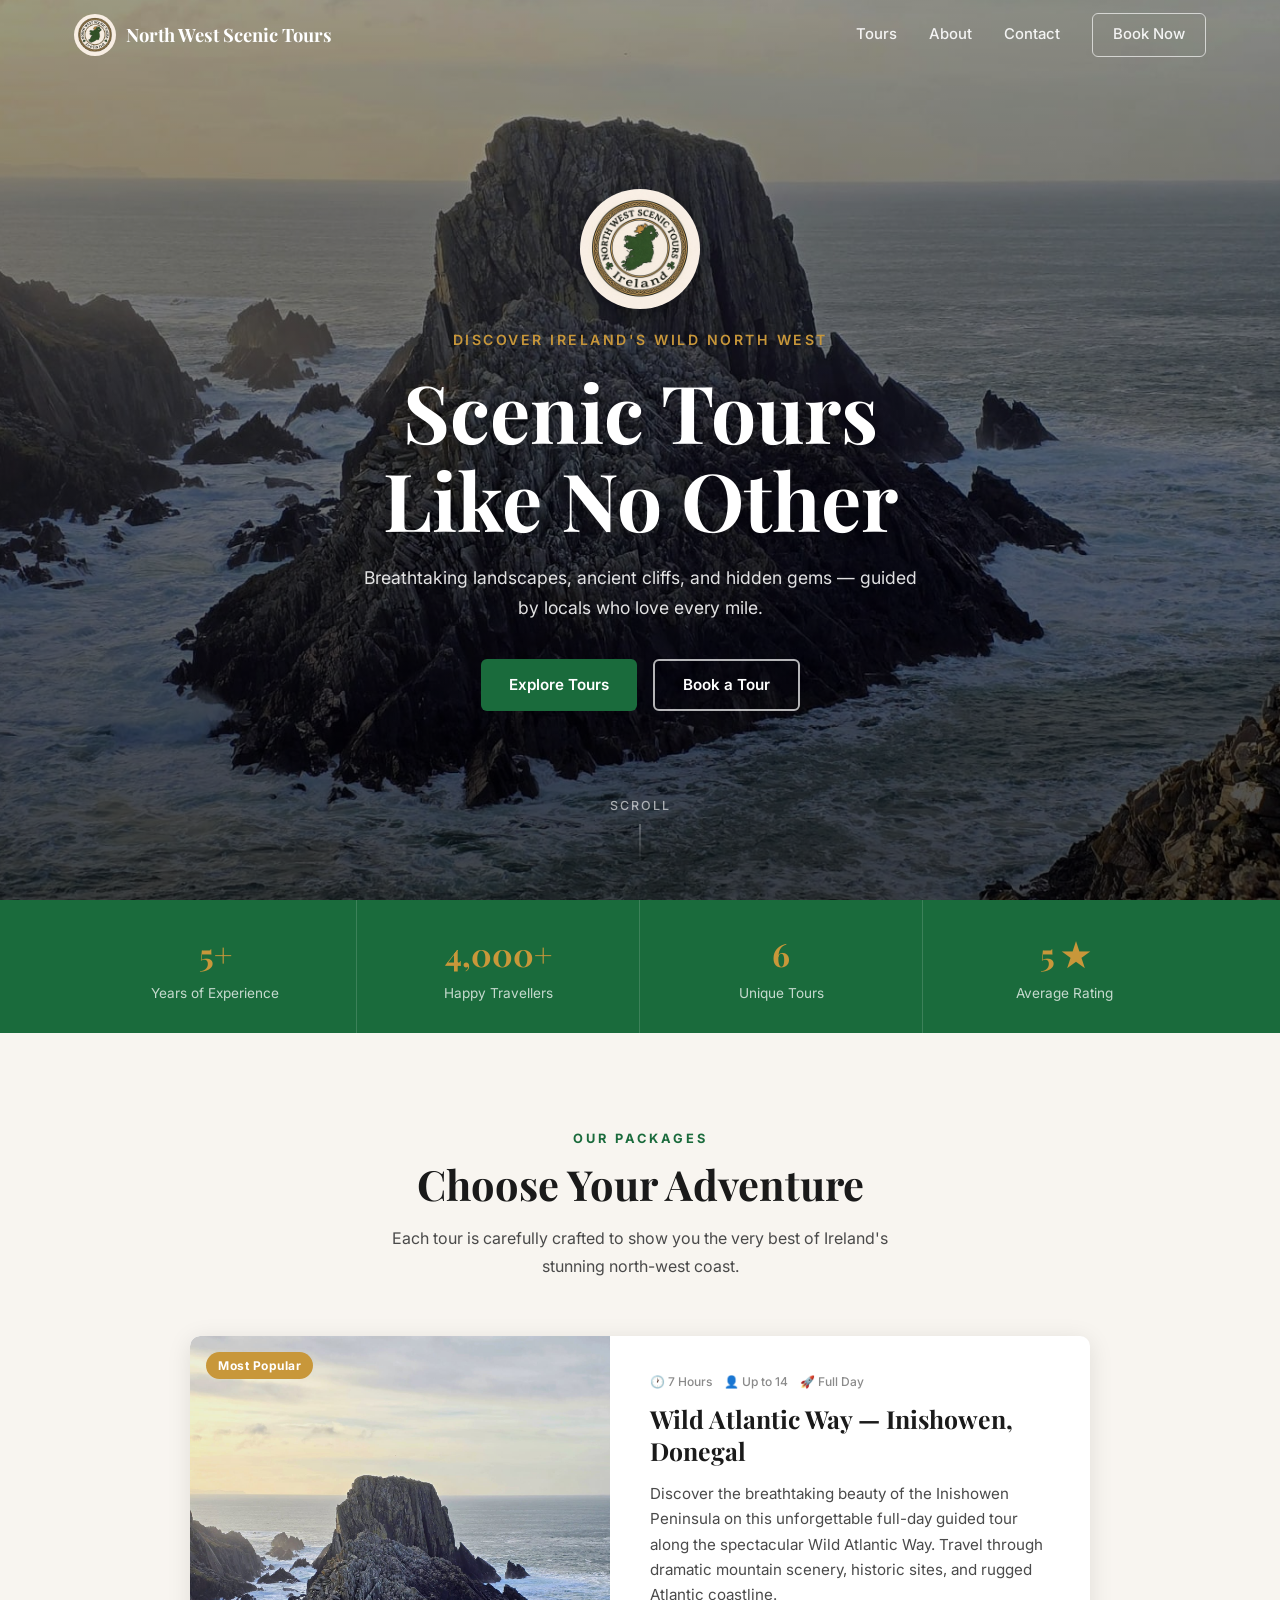
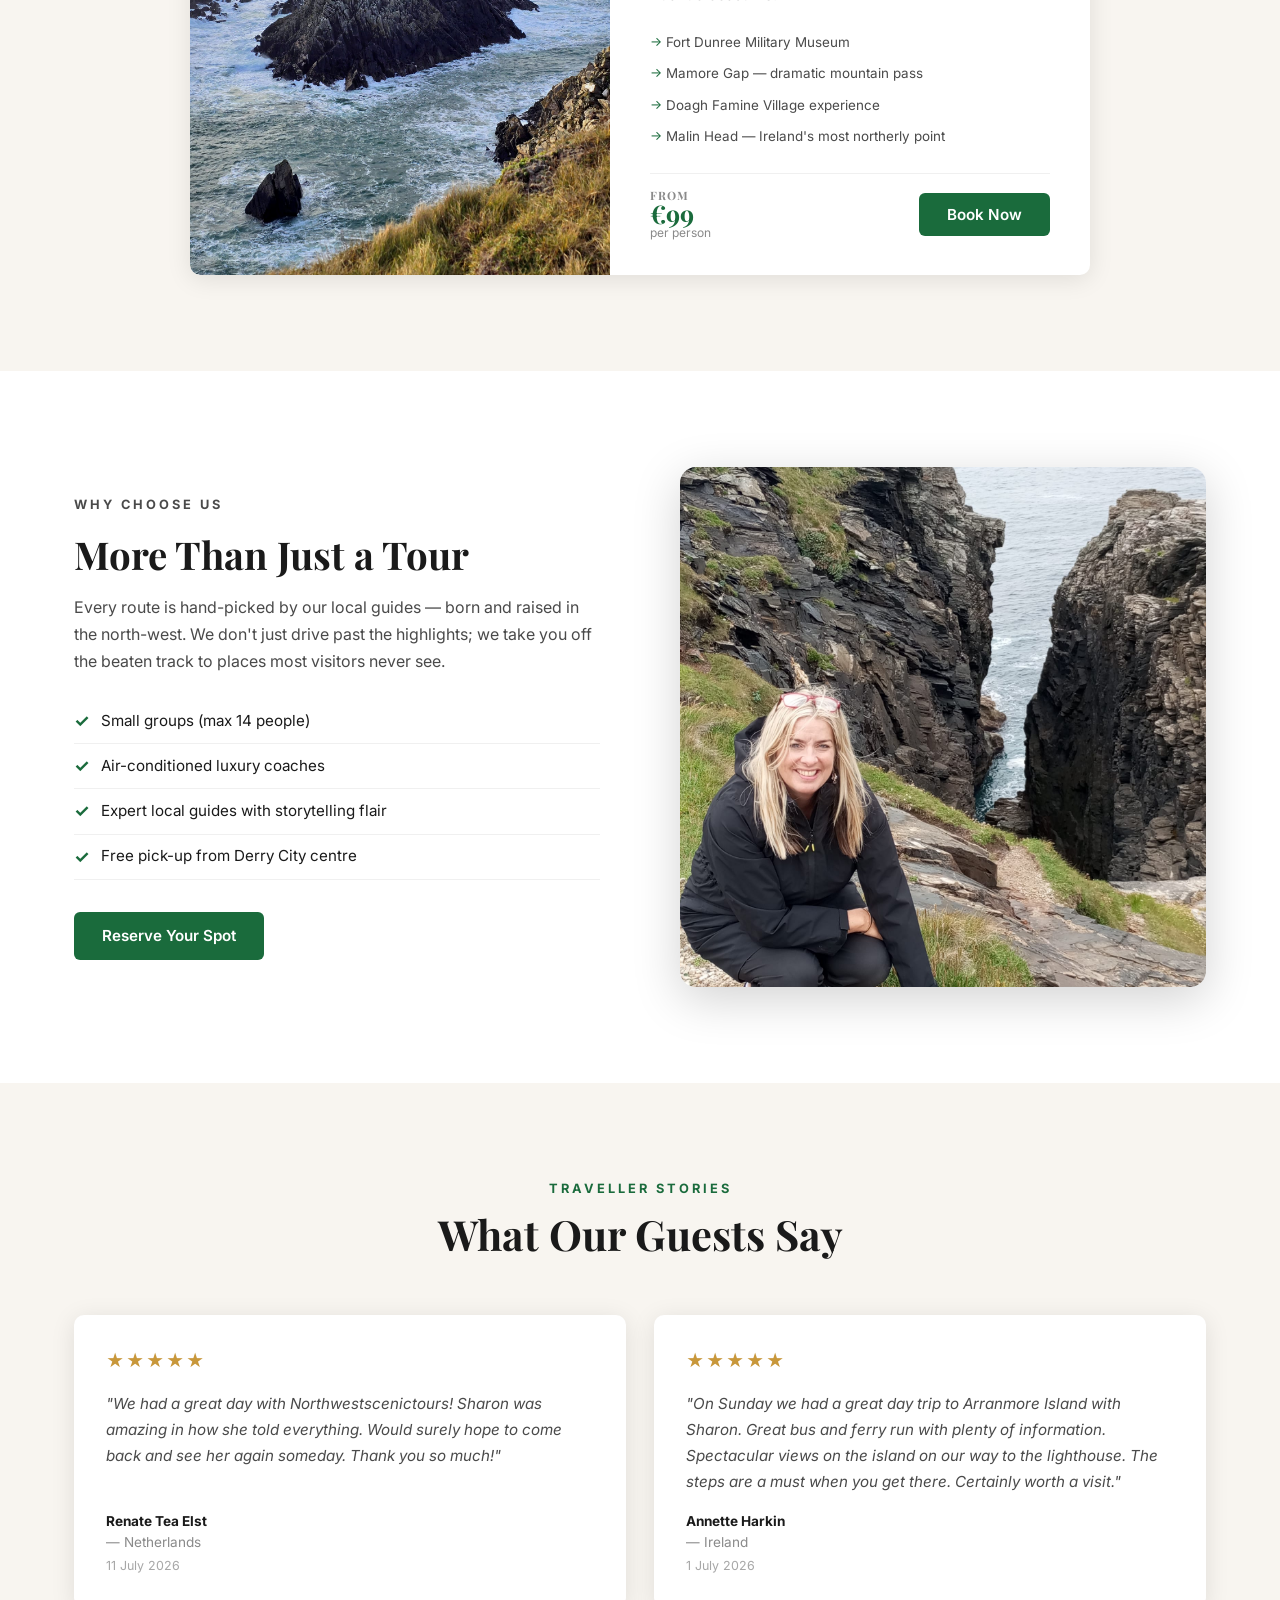
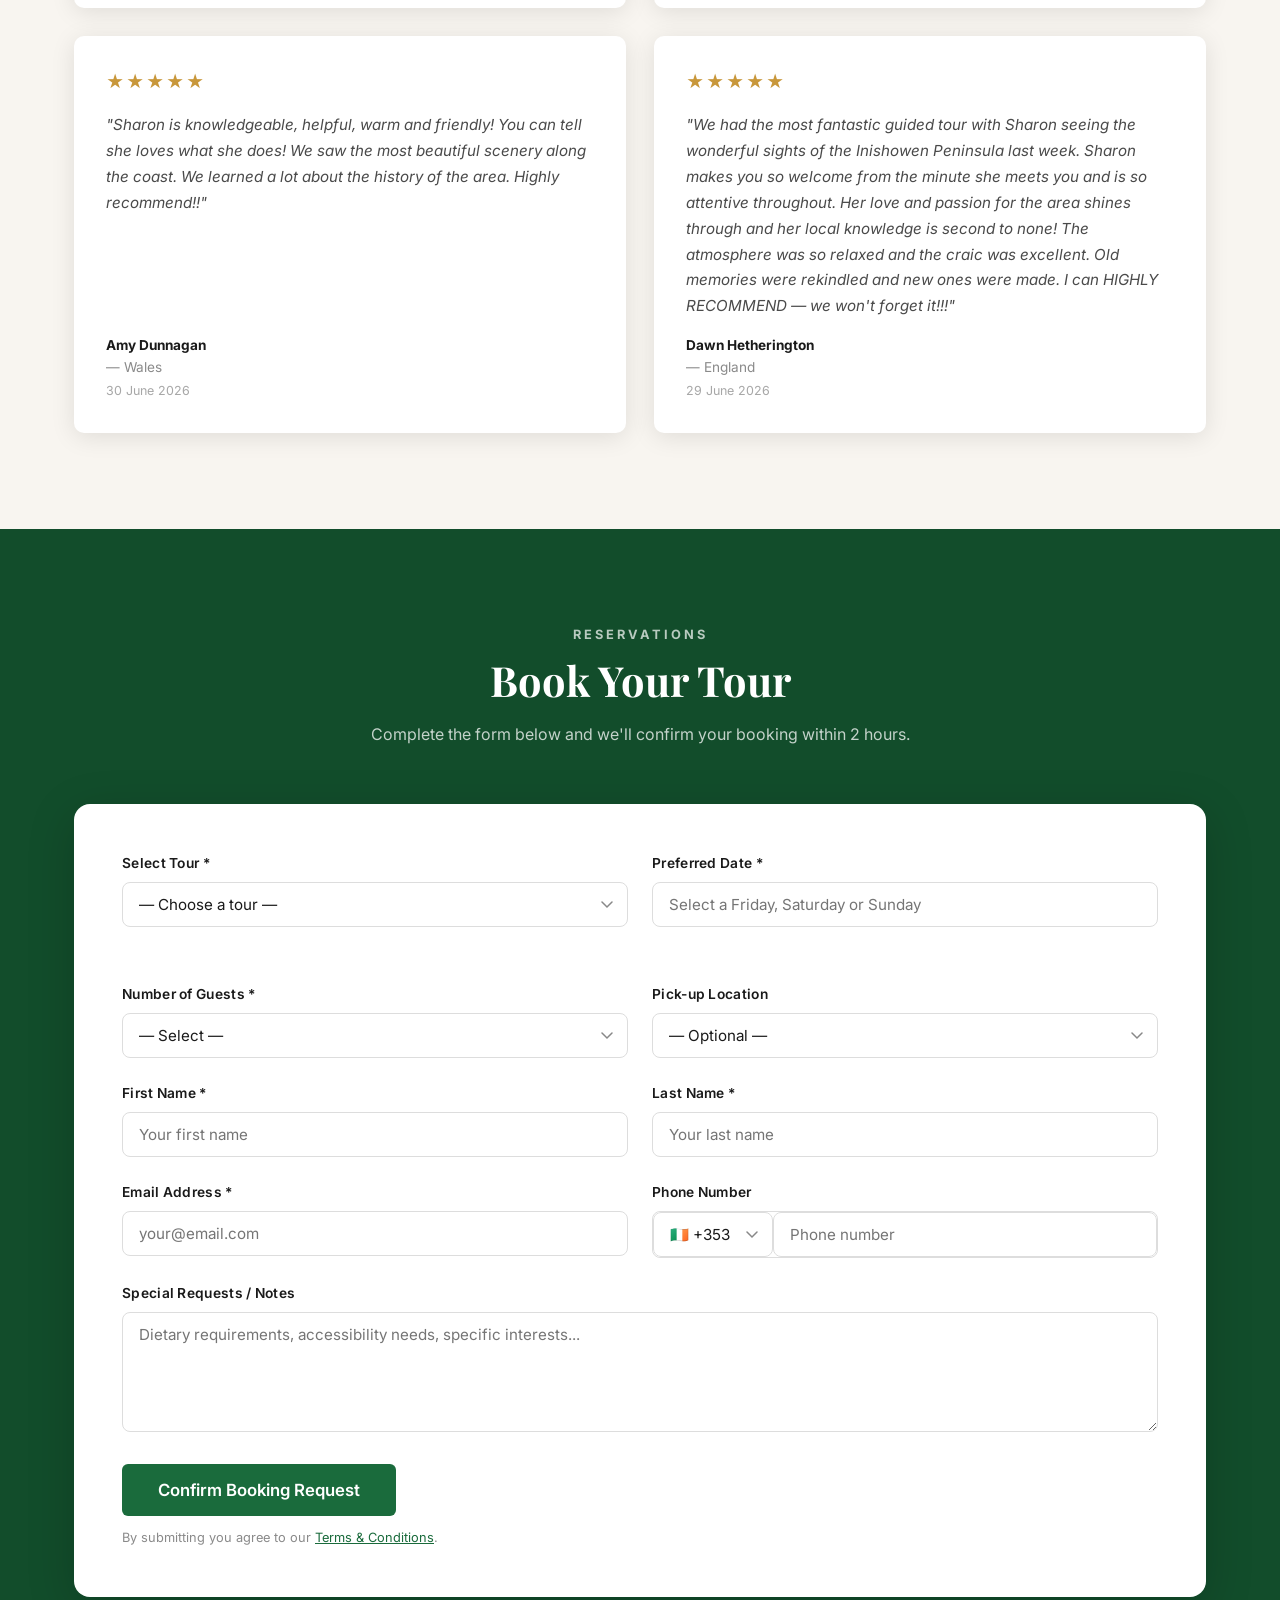
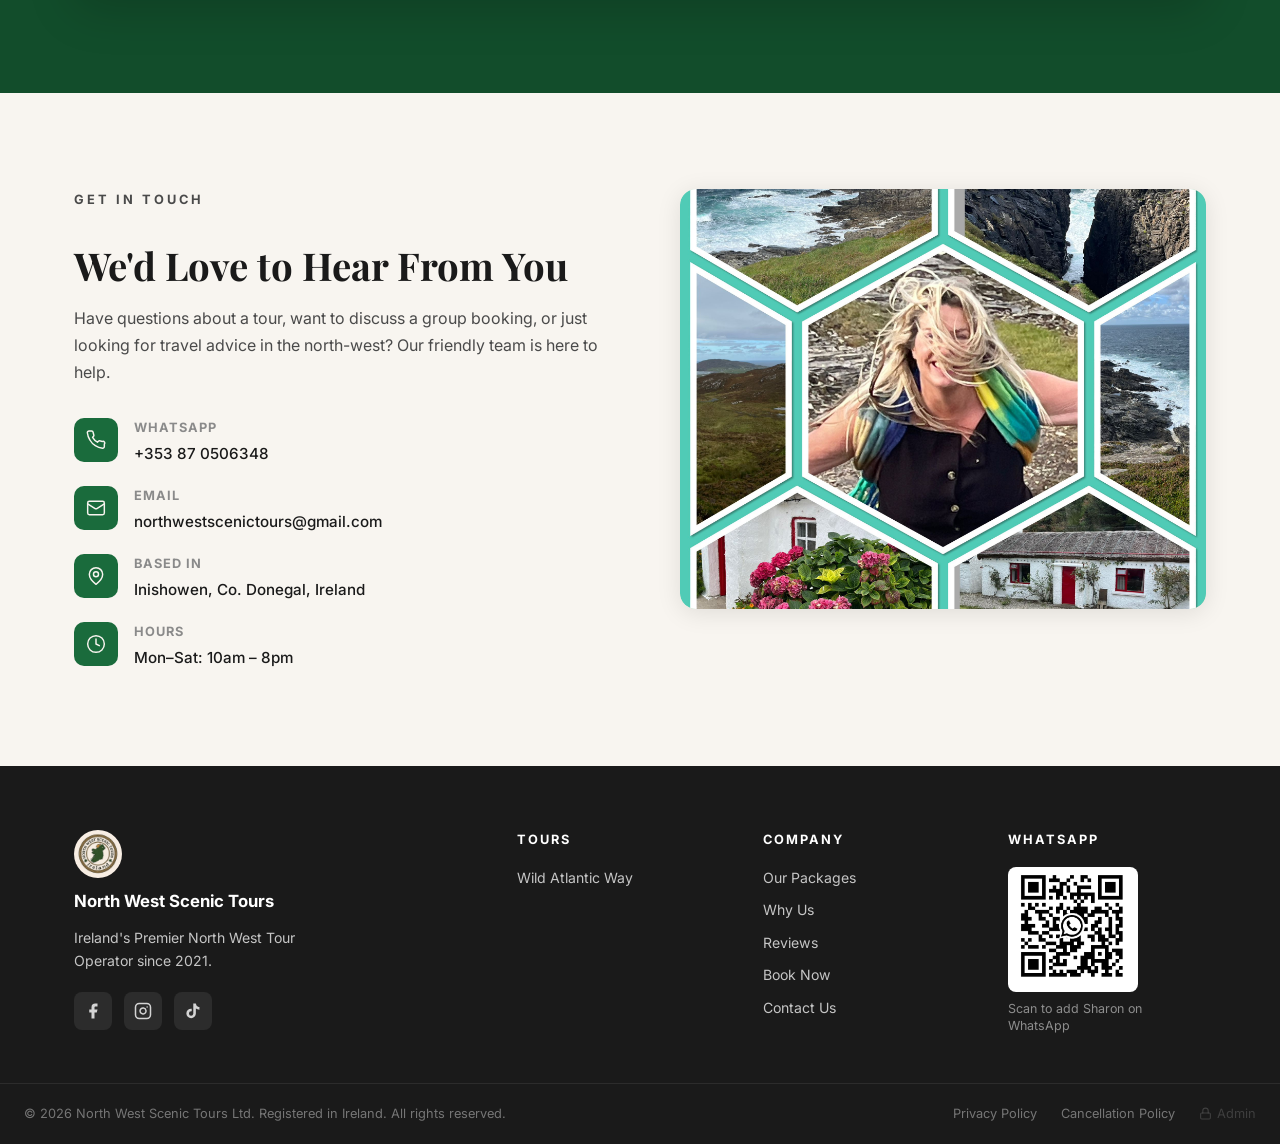
<file: tour.html>
<!DOCTYPE html>
<html lang="en">
<head>
  <meta charset="UTF-8" />
  <meta name="viewport" content="width=device-width, initial-scale=1.0" />
  <title id="pageTitle">Tour Details — North West Scenic Tours</title>
  <link rel="stylesheet" href="styles.css" />
  <link rel="stylesheet" href="tour.css" />
  <link rel="stylesheet" href="vendor/flatpickr.min.css" />
  <link rel="preconnect" href="https://fonts.googleapis.com" />
  <link href="https://fonts.googleapis.com/css2?family=Playfair+Display:wght@400;600;700&family=Inter:wght@300;400;500;600&display=swap" rel="stylesheet" />
</head>
<body>

  <!-- NAV -->
  <header class="nav scrolled" id="nav">
    <div class="nav__inner">
      <a class="nav__logo" href="index.html">
        <img src="images/figma-logo.png" alt="North West Scenic Tours logo" class="nav__logo-img" />
        North West Scenic Tours
      </a>
      <a href="index.html#tours" class="tour-nav__back">&#8592; All Tours</a>
      <nav class="nav__links">
        <a href="index.html#tours">Tours</a>
        <a href="index.html#about">About</a>
        <a href="index.html#contact">Contact</a>
        <a href="index.html#booking" class="btn btn--sm">Book Now</a>
      </nav>
      <button class="nav__hamburger" id="hamburger" aria-label="Open menu">
        <span></span><span></span><span></span>
      </button>
    </div>
    <div class="nav__mobile" id="mobileMenu">
      <a href="index.html#tours" onclick="closeMobile()">Tours</a>
      <a href="index.html#about" onclick="closeMobile()">About</a>
      <a href="index.html#contact" onclick="closeMobile()">Contact</a>
      <a href="index.html#booking" class="btn btn--outline" onclick="closeMobile()">Book Now</a>
    </div>
  </header>

  <!-- HERO -->
  <section class="tour-hero" id="tourHero">
    <div class="tour-hero__bg" id="tourHeroBg"></div>
    <div class="tour-hero__overlay"></div>
    <div class="tour-hero__content">
      <a href="index.html#tours" class="tour-hero__back">&#8592; All Tours</a>
      <p class="hero__eyebrow" id="tourEyebrow"></p>
      <h1 class="tour-hero__title" id="tourTitle"></h1>
      <div class="tour-hero__chips" id="tourChips"></div>
    </div>
  </section>

  <!-- BOOKING BAR -->
  <div class="tour-bar">
    <div class="tour-bar__inner">
      <div class="tour-bar__price">
        <span>From</span>
        <strong id="barPrice"></strong>
        <small id="barPriceLabel"></small>
      </div>
      <div class="tour-bar__chips" id="barChips"></div>
      <a href="#tour-booking" class="btn btn--primary">Book This Tour</a>
    </div>
  </div>

  <!-- MAIN CONTENT -->
  <div class="tour-body container">

    <div class="tour-main">

      <!-- Overview -->
      <section class="tour-section">
        <h2>About This Tour</h2>
        <p id="tourDesc" class="tour-lead"></p>
        <p id="tourDescExtra"></p>
      </section>

      <!-- Highlights -->
      <section class="tour-section">
        <h2>Tour Highlights</h2>
        <ul class="tour-highlights" id="tourHighlights"></ul>
      </section>

      <!-- Stops -->
      <section class="tour-section" id="tourStopsSection" style="display:none">
        <h2>Stops</h2>
        <div class="tour-stops" id="tourStops"></div>
      </section>

      <!-- Pick up Points -->
      <section class="tour-section" id="tourPickupSection" style="display:none">
        <h2>Pick up Points</h2>
        <div class="tour-pickup" id="tourPickup"></div>
      </section>


      <!-- Itinerary -->
      <section class="tour-section">
        <h2>Itinerary</h2>
        <div class="tour-itinerary" id="tourItinerary"></div>
      </section>

      <!-- Included / Excluded -->
      <section class="tour-section">
        <h2>What's Included</h2>
        <div class="tour-inc-exc">
          <div>
            <h4>Included</h4>
            <ul class="tour-highlights" id="tourIncluded"></ul>
          </div>
          <div>
            <h4>Not Included</h4>
            <ul class="tour-highlights tour-highlights--exc" id="tourExcluded"></ul>
          </div>
        </div>
      </section>

      <!-- Gallery -->
      <section class="tour-section">
        <h2>Photo Gallery</h2>
        <div class="tour-gallery" id="tourGallery"></div>
      </section>


    </div>

    <!-- SIDEBAR -->
    <aside class="tour-sidebar">

      <div class="tour-card-info">
        <div class="tour-card-info__price">
          <span>From</span>
          <strong id="sidePrice"></strong>
          <small id="sidePriceLabel"></small>
        </div>
        <ul class="tour-card-info__details" id="sideDetails"></ul>
        <a href="#tour-booking" class="btn btn--primary btn--lg" style="width:100%;text-align:center;">Book Now</a>
        <p class="tour-card-info__note">We'll confirm your booking within 2 hours</p>
      </div>

      <div class="tour-card-info tour-card-info--light">
        <h4>Need Help?</h4>
        <p>Our team is available Mon–Sat 10am–8pm</p>
        <a href="tel:+353870506348" class="btn btn--outline" style="width:100%;text-align:center;margin-top:12px;">&#128222; Call Us</a>
      </div>

    </aside>

  </div>

  <!-- BOOKING FORM -->
  <section class="booking-section" id="tour-booking">
    <div class="container">
      <div class="section-header section-header--light">
        <p class="section-eyebrow">Reservations</p>
        <h2>Book This Tour</h2>
        <p class="section-sub">We'll confirm your booking within 2 hours. Secure your spot with a 20% deposit.</p>
      </div>
      <form class="booking-form booking-form--tour" id="bookingForm" name="tour-booking" method="POST" action="/thankyou.html" data-netlify="true">
        <input type="hidden" name="form-name" value="tour-booking">
        <div class="booking-form__grid">
          <div class="form-group form-group--full">
            <label for="tourSelect">Selected Tour</label>
            <input type="text" id="tourSelect" name="tour" readonly style="background:#f5f5f5;" />
          </div>
          <div class="form-group">
            <label for="tourDate">Preferred Date *</label>
            <input type="text" id="tourDate" name="date" placeholder="Select a Friday, Saturday or Sunday" required />
          </div>
          <div class="form-group">
            <label for="guests">Number of Guests *</label>
            <select id="guests" name="guests" required onchange="updatePrice()">
              <option value="">— Select —</option>
              <option value="1">1 person</option>
              <option value="2">2 people</option>
              <option value="3">3 people</option>
              <option value="4">4 people</option>
              <option value="5">5 people</option>
              <option value="6">6 people</option>
              <option value="7">7 people</option>
              <option value="8">8 people</option>
              <option value="9+">9+ people (contact us)</option>
            </select>
          </div>
          <div class="form-group">
            <label for="firstName">First Name *</label>
            <input type="text" id="firstName" name="firstName" required />
          </div>
          <div class="form-group">
            <label for="lastName">Last Name *</label>
            <input type="text" id="lastName" name="lastName" required />
          </div>
          <div class="form-group">
            <label for="email">Email Address *</label>
            <input type="email" id="email" name="email" required />
          </div>
          <div class="form-group">
            <label for="phoneNumber">Phone Number</label>
            <div class="phone-input">
              <select class="phone-input__dial" id="phoneDial" aria-label="Country code">
                <option value="+353">🇮🇪 +353</option>
                <option value="+44">🇬🇧 +44</option>
                <option value="+1">🇺🇸 +1</option>
                <option value="+1">🇨🇦 +1</option>
                <option value="+61">🇦🇺 +61</option>
                <option value="+64">🇳🇿 +64</option>
                <option value="+33">🇫🇷 +33</option>
                <option value="+49">🇩🇪 +49</option>
                <option value="+31">🇳🇱 +31</option>
                <option value="+32">🇧🇪 +32</option>
                <option value="+34">🇪🇸 +34</option>
                <option value="+39">🇮🇹 +39</option>
                <option value="+351">🇵🇹 +351</option>
                <option value="+46">🇸🇪 +46</option>
                <option value="+47">🇳🇴 +47</option>
                <option value="+45">🇩🇰 +45</option>
                <option value="+358">🇫🇮 +358</option>
                <option value="+41">🇨🇭 +41</option>
                <option value="+43">🇦🇹 +43</option>
                <option value="+48">🇵🇱 +48</option>
                <option value="+420">🇨🇿 +420</option>
                <option value="+36">🇭🇺 +36</option>
                <option value="+7">🇷🇺 +7</option>
                <option value="+81">🇯🇵 +81</option>
                <option value="+86">🇨🇳 +86</option>
                <option value="+91">🇮🇳 +91</option>
                <option value="+55">🇧🇷 +55</option>
                <option value="+27">🇿🇦 +27</option>
              </select>
              <input class="phone-input__number" type="tel" id="phoneNumber" name="phone" placeholder="Phone number" />
            </div>
          </div>
          <div class="form-group form-group--full">
            <label for="notes">Special Requests</label>
            <textarea id="notes" name="notes" rows="3"></textarea>
          </div>
        </div>
        <div class="booking-form__summary" id="priceSummary" style="display:none">
          <div class="price-summary">
            <span class="price-summary__label">Estimated Total</span>
            <span class="price-summary__price" id="priceDisplay">€0</span>
          </div>
        </div>
        <div class="booking-form__actions">
          <button type="submit" class="btn btn--primary btn--lg">Confirm Booking Request</button>
          <p class="booking-form__terms">By submitting you agree to our <a href="#">Terms &amp; Conditions</a>.</p>
        </div>
      </form>
    </div>
  </section>

  <!-- RELATED TOURS -->
  <section class="tours" id="related" style="padding:64px 0;">
    <div class="container">
      <div class="section-header">
        <p class="section-eyebrow">Explore More</p>
        <h2>You Might Also Like</h2>
      </div>
      <div class="tours__grid" id="relatedGrid"></div>
    </div>
  </section>

  <!-- FOOTER -->
  <footer class="footer">
    <div class="container footer__inner">
      <div class="footer__brand">
        <img src="images/figma-logo.png" alt="North West Scenic Tours" class="footer__logo" />
        <strong>North West Scenic Tours</strong>
        <p>Ireland's Premier North West Tour Operator since 2021.</p>
      </div>
      <div class="footer__links">
        <h4>Tours</h4>
        <a href="tour.html?id=wild-atlantic">Wild Atlantic Way</a>
        <a href="tour.html?id=malin-head">Malin Head</a>
        <a href="index.html#tours">All Tours</a>
      </div>
      <div class="footer__links">
        <h4>Company</h4>
        <a href="index.html#about">About Us</a>
        <a href="index.html#contact">Contact</a>
        <a href="#">FAQs</a>
        <a href="#">Gift Vouchers</a>
      </div>
      <div class="footer__links">
        <h4>Social</h4>
        <a href="#">Facebook</a>
        <a href="#">Instagram</a>
        <a href="#">TripAdvisor</a>
      </div>
    </div>
    <div class="footer__bottom">
      <p>&copy; 2026 North West Scenic Tours Ltd. All rights reserved.</p>
      <div class="footer__bottom-links">
        <a href="#">Privacy Policy</a>
        <a href="#">Cancellation Policy</a>
      </div>
    </div>
  </footer>

  <div class="toast" id="toast">&#10003; Booking request sent! We'll confirm within 2 hours.</div>

  <script src="vendor/flatpickr.min.js"></script>
  <script src="calendar.js"></script>
  <script src="tours-data.js"></script>
  <script src="tour.js"></script>
</body>
</html>
</file>
<file: styles.css>
/* ===== RESET & BASE ===== */
*, *::before, *::after { box-sizing: border-box; margin: 0; padding: 0; }

:root {
  --green:   #1a6b3c;
  --green-d: #124d2b;
  --green-l: #2a8c52;
  --gold:    #c8973a;
  --cream:   #f8f5f0;
  --dark:    #1a1a1a;
  --mid:     #4a4a4a;
  --light:   #8a8a8a;
  --white:   #ffffff;
  --radius:  10px;
  --shadow:  0 4px 24px rgba(0,0,0,.10);
  --shadow-lg: 0 12px 48px rgba(0,0,0,.18);
  font-size: 16px;
}

html { scroll-behavior: smooth; }

body {
  font-family: 'Inter', sans-serif;
  color: var(--dark);
  background: var(--white);
  line-height: 1.6;
  overflow-x: hidden;
}

a { color: inherit; text-decoration: none; }
img { max-width: 100%; display: block; }
button { cursor: pointer; font-family: inherit; border: none; background: none; }
ul { list-style: none; }

.container {
  max-width: 1180px;
  margin: 0 auto;
  padding: 0 24px;
}

/* ===== BUTTONS ===== */
.btn {
  display: inline-flex;
  align-items: center;
  justify-content: center;
  padding: 12px 28px;
  border-radius: 6px;
  font-weight: 600;
  font-size: .95rem;
  transition: all .2s ease;
  gap: 8px;
  white-space: nowrap;
}
.btn--primary {
  background: var(--green);
  color: var(--white);
}
.btn--primary:hover { background: var(--green-l); transform: translateY(-1px); box-shadow: 0 6px 20px rgba(26,107,60,.3); }
.btn--ghost {
  background: transparent;
  color: var(--white);
  border: 2px solid rgba(255,255,255,.7);
}
.btn--ghost:hover { background: rgba(255,255,255,.15); border-color: white; }
.btn--outline {
  background: transparent;
  color: var(--green);
  border: 2px solid var(--green);
}
.btn--outline:hover { background: var(--green); color: white; }
.btn--sm { padding: 9px 20px; font-size: .88rem; }
.btn--lg { padding: 16px 36px; font-size: 1.05rem; }

/* ===== NAV ===== */
.nav {
  position: fixed;
  top: 0; left: 0; right: 0;
  z-index: 1000;
  transition: background .3s, box-shadow .3s;
}
.nav.scrolled {
  background: rgba(255,255,255,.97);
  box-shadow: 0 2px 16px rgba(0,0,0,.08);
}
.nav.scrolled .nav__links a { color: var(--dark); }
.nav.scrolled .nav__logo { color: var(--dark); }
.nav__inner {
  max-width: 1180px;
  margin: 0 auto;
  padding: 0 24px;
  height: 70px;
  display: flex;
  align-items: center;
  justify-content: space-between;
}
.nav__logo {
  display: flex;
  align-items: center;
  gap: 10px;
  font-family: 'Playfair Display', serif;
  font-weight: 700;
  font-size: 1.15rem;
  color: white;
  letter-spacing: 0;
}
.nav__logo-icon { color: var(--gold); font-size: 1.2rem; }
.nav__logo-img {
  width: 42px;
  height: 42px;
  border-radius: 50%;
  object-fit: cover;
  flex-shrink: 0;
}
.nav__links {
  display: flex;
  align-items: center;
  gap: 32px;
}
.nav__links a {
  color: rgba(255,255,255,.9);
  font-size: .93rem;
  font-weight: 500;
  transition: color .2s;
}
.nav__links a:hover { color: var(--gold); }
.nav.scrolled .nav__links a:hover { color: var(--green); }
.nav__links .btn--sm {
  border: 1px solid rgba(255,255,255,.65);
  color: rgba(255,255,255,.9);
  border-radius: 6px;
}
.nav__links .btn--sm:hover { border-color: white; color: white; background: rgba(255,255,255,.1); }
.nav.scrolled .nav__links .btn--sm { border-color: var(--green); color: var(--green); }
.nav.scrolled .nav__links .btn--sm:hover { background: var(--green); color: white; }
.nav__hamburger {
  display: none;
  flex-direction: column;
  gap: 5px;
  padding: 4px;
}
.nav__hamburger span {
  display: block;
  width: 24px;
  height: 2px;
  background: white;
  border-radius: 2px;
  transition: background .2s;
}
.nav.scrolled .nav__hamburger span { background: var(--dark); }
.nav__mobile {
  display: none;
  flex-direction: column;
  background: white;
  padding: 16px 24px 24px;
  gap: 4px;
  border-top: 1px solid #eee;
}
.nav__mobile a {
  padding: 10px 0;
  font-weight: 500;
  color: var(--dark);
  border-bottom: 1px solid #f0f0f0;
}
.nav__mobile.open { display: flex; }

/* ===== HERO ===== */
.hero {
  position: relative;
  height: 100vh;
  min-height: 600px;
  display: flex;
  align-items: center;
  justify-content: center;
  text-align: center;
  color: white;
  overflow: hidden;
}
.hero__bg {
  position: absolute;
  inset: 0;
  background-image: url('images/figma-wild-atlantic.jpg');
  background-size: cover;
  background-position: center 40%;
  transform: scale(1.05);
  transition: transform 8s ease;
  animation: heroZoom 12s ease-in-out infinite alternate;
}
@keyframes heroZoom {
  from { transform: scale(1.05); }
  to   { transform: scale(1.12); }
}
.hero__overlay {
  position: absolute;
  inset: 0;
  background: linear-gradient(
    to bottom,
    rgba(0,0,0,.35) 0%,
    rgba(0,0,0,.55) 60%,
    rgba(0,0,0,.7) 100%
  );
}
.hero__content {
  position: relative;
  z-index: 1;
  max-width: 760px;
  padding: 0 24px;
}
.hero__logo {
  width: 120px;
  height: 120px;
  border-radius: 50%;
  object-fit: cover;
  margin: 0 auto 20px;
  display: block;
  box-shadow: 0 4px 20px rgba(0,0,0,.4);
}
.hero__eyebrow {
  font-size: .88rem;
  font-weight: 600;
  letter-spacing: 2.5px;
  text-transform: uppercase;
  color: var(--gold);
  margin-bottom: 16px;
}
.hero__title {
  font-family: 'Playfair Display', serif;
  font-size: clamp(2.8rem, 7vw, 5rem);
  font-weight: 700;
  line-height: 1.1;
  margin-bottom: 20px;
  text-shadow: 0 2px 20px rgba(0,0,0,.4);
}
.hero__sub {
  font-size: 1.1rem;
  line-height: 1.7;
  color: rgba(255,255,255,.88);
  max-width: 560px;
  margin: 0 auto 36px;
}
.hero__actions {
  display: flex;
  gap: 16px;
  justify-content: center;
  flex-wrap: wrap;
}
.hero__scroll-hint {
  position: absolute;
  bottom: 36px;
  left: 50%;
  transform: translateX(-50%);
  display: flex;
  flex-direction: column;
  align-items: center;
  gap: 8px;
  font-size: .78rem;
  font-weight: 500;
  letter-spacing: 2px;
  text-transform: uppercase;
  color: rgba(255,255,255,.6);
  z-index: 1;
}
.hero__scroll-line {
  width: 1px;
  height: 40px;
  background: linear-gradient(to bottom, rgba(255,255,255,.5), transparent);
  animation: scrollPulse 2s ease infinite;
}
@keyframes scrollPulse {
  0%, 100% { opacity: 1; transform: scaleY(1); }
  50% { opacity: .4; transform: scaleY(.7); }
}

/* ===== STATS ===== */
.stats {
  background: var(--green);
  color: white;
}
.stats__inner {
  max-width: 1180px;
  margin: 0 auto;
  padding: 0 24px;
  display: grid;
  grid-template-columns: repeat(4, 1fr);
  divide-columns: 1px solid rgba(255,255,255,.15);
}
.stats__item {
  padding: 28px 24px;
  text-align: center;
  border-right: 1px solid rgba(255,255,255,.15);
}
.stats__item:last-child { border-right: none; }
.stats__item strong {
  display: block;
  font-family: 'Playfair Display', serif;
  font-size: 2rem;
  font-weight: 700;
  color: var(--gold);
}
.stats__item span {
  font-size: .85rem;
  color: rgba(255,255,255,.75);
  margin-top: 4px;
  display: block;
}

/* ===== SECTION HEADERS ===== */
.section-header {
  text-align: center;
  margin-bottom: 56px;
}
.section-header--light { color: white; }
.section-header--light .section-eyebrow { color: rgba(255,255,255,.7); }
.section-eyebrow {
  font-size: .8rem;
  font-weight: 700;
  letter-spacing: 3px;
  text-transform: uppercase;
  color: var(--green);
  margin-bottom: 10px;
}
.section-header h2 {
  font-family: 'Playfair Display', serif;
  font-size: clamp(1.8rem, 4vw, 2.6rem);
  font-weight: 700;
  margin-bottom: 16px;
  line-height: 1.2;
}
.section-sub {
  font-size: 1rem;
  color: var(--mid);
  max-width: 560px;
  margin: 0 auto;
  line-height: 1.7;
}
.section-header--light .section-sub { color: rgba(255,255,255,.75); }

/* ===== TOURS ===== */
.tours {
  padding: 96px 0;
  background: var(--cream);
}
.tours__grid {
  display: grid;
  grid-template-columns: repeat(3, 1fr);
  gap: 28px;
}
.tours__single {
  max-width: 900px;
  margin: 0 auto;
}
.tour-card.tour-card--wide {
  flex-direction: row;
}
.tour-card.tour-card--wide .tour-card__img {
  width: 420px;
  min-width: 420px;
  min-height: 320px;
  height: auto;
  border-radius: var(--radius) 0 0 var(--radius);
}
.tour-card.tour-card--wide .tour-card__body {
  padding: 36px 40px;
}
.tour-card.tour-card--wide .tour-card__body h3 {
  font-size: 1.55rem;
  margin-bottom: 14px;
}
.tour-card.tour-card--wide .tour-card__body p {
  font-size: .95rem;
  margin-bottom: 20px;
}
@media (max-width: 768px) {
  .tour-card.tour-card--wide { flex-direction: column; }
  .tour-card.tour-card--wide .tour-card__img { width: 100%; min-width: 0; height: 220px; min-height: 0; border-radius: var(--radius) var(--radius) 0 0; }
  .tour-card.tour-card--wide .tour-card__body { padding: 24px; }
}
.tour-card {
  background: white;
  border-radius: var(--radius);
  overflow: hidden;
  box-shadow: var(--shadow);
  transition: transform .25s ease, box-shadow .25s ease;
  position: relative;
  display: flex;
  flex-direction: column;
}
.tour-card:hover { transform: translateY(-6px); box-shadow: var(--shadow-lg); }
.tour-card__img {
  height: 200px;
  background-size: cover;
  background-position: center;
  background-color: #c8d8c8;
}
.tour-card__img--dark { background: linear-gradient(135deg, var(--green-d), var(--green)); }
.tour-card__badge {
  position: absolute;
  top: 16px;
  left: 16px;
  background: var(--gold);
  color: white;
  font-size: .75rem;
  font-weight: 700;
  padding: 4px 12px;
  border-radius: 20px;
  letter-spacing: .5px;
}
.tour-card__body {
  padding: 24px;
  display: flex;
  flex-direction: column;
  flex: 1;
}
.tour-card__meta {
  display: flex;
  gap: 12px;
  flex-wrap: wrap;
  margin-bottom: 12px;
}
.tour-card__meta span {
  font-size: .75rem;
  color: var(--light);
  font-weight: 500;
}
.tour-card__body h3 {
  font-family: 'Playfair Display', serif;
  font-size: 1.25rem;
  margin-bottom: 10px;
  line-height: 1.3;
}
.tour-card__body p {
  font-size: .9rem;
  color: var(--mid);
  line-height: 1.65;
  margin-bottom: 16px;
}
.tour-card__highlights {
  margin-bottom: 20px;
  flex: 1;
}
.tour-card__highlights li {
  font-size: .84rem;
  color: var(--mid);
  padding: 5px 0;
  padding-left: 16px;
  position: relative;
}
.tour-card__highlights li::before {
  content: '→';
  position: absolute;
  left: 0;
  color: var(--green);
  font-size: .8rem;
}
.tour-card__footer {
  display: flex;
  align-items: center;
  justify-content: space-between;
  padding-top: 16px;
  border-top: 1px solid #f0f0f0;
  gap: 12px;
}
.tour-card__price {
  display: flex;
  flex-direction: column;
}
.tour-card__price span {
  font-size: .72rem;
  color: var(--light);
  text-transform: uppercase;
  letter-spacing: 1px;
}
.tour-card__price {
  font-family: 'Playfair Display', serif;
  font-size: 1.6rem;
  font-weight: 700;
  color: var(--green);
  line-height: 1;
}
.tour-card__price small {
  font-family: 'Inter', sans-serif;
  font-size: .75rem;
  font-weight: 400;
  color: var(--light);
}

/* ===== EXPERIENCE ===== */
.experience {
  padding: 96px 0;
  background: white;
}
.experience__inner {
  max-width: 1180px;
  margin: 0 auto;
  padding: 0 24px;
  display: grid;
  grid-template-columns: 1fr 1fr;
  gap: 80px;
  align-items: center;
}
.experience__text .section-header { text-align: left; margin-bottom: 24px; }
.experience__text h2 {
  font-family: 'Playfair Display', serif;
  font-size: clamp(1.8rem, 3.5vw, 2.4rem);
  margin-bottom: 16px;
  line-height: 1.2;
}
.experience__text p { color: var(--mid); margin-bottom: 16px; line-height: 1.7; }
.experience__list {
  margin: 24px 0 32px;
}
.experience__list li {
  padding: 8px 0;
  font-size: .95rem;
  display: flex;
  align-items: center;
  gap: 12px;
  border-bottom: 1px solid #f0f0f0;
}
.experience__list li span {
  color: var(--green);
  font-weight: 700;
  font-size: 1.1rem;
  flex-shrink: 0;
}
.experience__img {
  height: 520px;
  border-radius: 16px;
  background-image: url('images/figma-why-choose-us.jpg');
  background-size: cover;
  background-position: center;
  box-shadow: var(--shadow-lg);
}

/* ===== TESTIMONIALS ===== */
.testimonials {
  padding: 96px 0;
  background: var(--cream);
}
.testimonials__grid {
  display: grid;
  grid-template-columns: repeat(2, 1fr);
  gap: 28px;
}
.testimonial {
  background: white;
  border-radius: var(--radius);
  padding: 32px;
  box-shadow: var(--shadow);
  display: flex;
  flex-direction: column;
  gap: 16px;
}
.testimonial__stars { color: var(--gold); font-size: 1.1rem; letter-spacing: 2px; }
.testimonial p { font-size: .95rem; color: var(--mid); line-height: 1.7; font-style: italic; flex: 1; }
.testimonial footer { font-size: .85rem; color: var(--light); font-style: normal; }
.testimonial footer strong { color: var(--dark); display: block; }
.testimonial__date { display: block; margin-top: 2px; font-size: .78rem; opacity: .75; }

/* ===== ABOUT ===== */
.about { padding: 96px 0; background: white; }
.about__inner {
  display: grid;
  grid-template-columns: 1fr 1fr;
  gap: 80px;
  align-items: center;
}
.about__img {
  height: 480px;
  border-radius: 16px;
  background-image: url('images/figma-why-choose-us.jpg');
  background-size: cover;
  background-position: center;
  box-shadow: var(--shadow-lg);
  position: relative;
}
.about__img::after {
  content: '';
  position: absolute;
  bottom: -16px;
  right: -16px;
  width: 60%;
  height: 60%;
  border: 3px solid var(--gold);
  border-radius: 12px;
  z-index: -1;
}
.about__text .section-eyebrow { margin-bottom: 10px; }
.about__text h2 {
  font-family: 'Playfair Display', serif;
  font-size: clamp(1.8rem, 3.5vw, 2.4rem);
  margin-bottom: 20px;
  line-height: 1.2;
}
.about__text p { color: var(--mid); line-height: 1.7; margin-bottom: 16px; }
.about__certs {
  margin-top: 24px;
  display: flex;
  flex-direction: column;
  gap: 10px;
}
.about__certs span {
  font-size: .87rem;
  color: var(--mid);
  font-weight: 500;
}

/* ===== BOOKING SECTION ===== */
.booking-section {
  padding: 96px 0;
  background: var(--green-d);
  color: white;
}
.booking-form {
  background: white;
  border-radius: 16px;
  padding: 48px;
  box-shadow: var(--shadow-lg);
}
.booking-form__grid {
  display: grid;
  grid-template-columns: 1fr 1fr;
  gap: 24px;
}
.form-group { display: flex; flex-direction: column; gap: 8px; }
.form-group--full { grid-column: 1 / -1; }
.form-group label {
  font-size: .86rem;
  font-weight: 600;
  color: var(--dark);
  letter-spacing: .3px;
}
.form-group input,
.form-group select,
.form-group textarea {
  padding: 12px 16px;
  border: 1.5px solid #ddd;
  border-radius: 8px;
  font-size: .95rem;
  font-family: inherit;
  color: var(--dark);
  background: white;
  transition: border-color .2s, box-shadow .2s;
  outline: none;
  -webkit-appearance: none;
}
.form-group input:focus,
.form-group select:focus,
.form-group textarea:focus {
  border-color: var(--green);
  box-shadow: 0 0 0 3px rgba(26,107,60,.1);
}
.form-group textarea { resize: vertical; min-height: 120px; }
.form-group select {
  background-image: url("data:image/svg+xml,%3Csvg xmlns='http://www.w3.org/2000/svg' width='12' height='8' viewBox='0 0 12 8'%3E%3Cpath d='M1 1l5 5 5-5' stroke='%23888' stroke-width='1.5' fill='none' stroke-linecap='round'/%3E%3C/svg%3E");
  background-repeat: no-repeat;
  background-position: right 14px center;
  padding-right: 40px;
  cursor: pointer;
}
.availability-msg { font-size: .82rem; margin-top: 6px; min-height: 18px; }
.availability-msg--ok { color: var(--green); }
.availability-msg--full { color: #c0392b; font-weight: 600; }
.form-error { color: #c0392b; font-size: .88rem; margin-bottom: 12px; }
.booking-form__summary {
  margin-top: 28px;
}
.price-summary {
  background: var(--cream);
  border-radius: 10px;
  padding: 20px 24px;
  display: flex;
  align-items: center;
  justify-content: space-between;
}
.price-summary__label { font-weight: 600; color: var(--dark); }
.price-summary__price {
  font-family: 'Playfair Display', serif;
  font-size: 2rem;
  font-weight: 700;
  color: var(--green);
}
.price-summary__note { font-size: .8rem; color: var(--light); margin-top: 8px; }
.booking-form__actions {
  margin-top: 32px;
  display: flex;
  flex-direction: column;
  align-items: flex-start;
  gap: 12px;
}
.booking-form__terms { font-size: .8rem; color: var(--light); }
.booking-form__terms a { color: var(--green); text-decoration: underline; }

/* ===== CONTACT ===== */
.contact { padding: 96px 0; background: var(--cream); }
.contact__inner {
  display: grid;
  grid-template-columns: 1fr 1fr;
  gap: 80px;
  align-items: start;
}
.contact h2 {
  font-family: 'Playfair Display', serif;
  font-size: clamp(1.8rem, 3.5vw, 2.4rem);
  margin-bottom: 16px;
  line-height: 1.2;
}
.contact p { color: var(--mid); line-height: 1.7; margin-bottom: 32px; }
.contact__details { display: flex; flex-direction: column; gap: 20px; }
.contact__item { display: flex; align-items: flex-start; gap: 16px; }
.contact__icon {
  font-size: 1.3rem;
  width: 44px;
  height: 44px;
  background: var(--green);
  border-radius: 10px;
  display: flex;
  align-items: center;
  justify-content: center;
  flex-shrink: 0;
  color: #f8f4ef !important;
}
.contact__item strong { display: block; font-size: .8rem; text-transform: uppercase; letter-spacing: 1px; color: var(--light); margin-bottom: 2px; }
.contact__item a, .contact__item span { font-size: .95rem; color: var(--dark); font-weight: 500; }
.contact__item a:hover { color: var(--green); }
.contact__map {
  height: 420px;
  border-radius: 16px;
  overflow: hidden;
  box-shadow: var(--shadow);
  background: linear-gradient(135deg, #d4e8d9, #a8d4b4);
  display: flex;
  align-items: center;
  justify-content: center;
}
.contact__map-placeholder { text-align: center; color: var(--green-d); }
.contact__map-placeholder span { font-size: 4rem; display: block; margin-bottom: 12px; }
.contact__map-placeholder p { font-weight: 600; font-size: 1rem; margin-bottom: 4px; }

/* ===== FOOTER ===== */
.footer { background: var(--dark); color: rgba(255,255,255,.75); padding: 64px 0 0; }
.footer__inner {
  display: grid;
  grid-template-columns: 2fr 1fr 1fr 1fr;
  gap: 48px;
  padding-bottom: 48px;
}
.footer__logo { width: 48px; height: 48px; object-fit: cover; border-radius: 50%; margin-bottom: 10px; display: block; }
.footer__brand strong { display: block; color: white; font-size: 1.05rem; margin-bottom: 12px; }
.footer__brand p { font-size: .88rem; line-height: 1.6; max-width: 260px; }
.footer__social { display: flex; gap: 12px; margin-top: 20px; }
.footer__social a {
  width: 38px; height: 38px;
  background: rgba(255,255,255,.08);
  border-radius: 8px;
  display: flex; align-items: center; justify-content: center;
  color: rgba(255,255,255,.8);
  transition: background .2s, color .2s;
}
.footer__social a svg { display: block; }
.footer__social a:hover { background: var(--green); }
.footer__links { display: flex; flex-direction: column; gap: 10px; }
.footer__links h4 { color: white; font-size: .8rem; letter-spacing: 2px; text-transform: uppercase; margin-bottom: 6px; }
.footer__qr-wrap {
  width: 130px;
  height: 125px;
  border-radius: 8px;
  flex-shrink: 0;
  background-image: url('images/whatsapp-qr.png');
  background-size: 244px auto;
  background-position: -58px -148px;
  background-color: white;
}
.footer__qr-caption {
  font-size: .78rem;
  color: rgba(255,255,255,.5);
  line-height: 1.4;
  max-width: 140px;
  margin-top: -2px;
}
.footer__links a { font-size: .88rem; transition: color .2s; }
.footer__links a:hover { color: var(--gold); }
.footer__bottom {
  border-top: 1px solid rgba(255,255,255,.08);
  padding: 20px 24px;
  display: flex;
  align-items: center;
  justify-content: space-between;
  font-size: .8rem;
  color: rgba(255,255,255,.4);
}
.footer__admin-link {
  display: flex; align-items: center; gap: 5px;
  opacity: .4; transition: opacity .2s;
}
.footer__admin-link:hover { opacity: 1; }
.footer__bottom-links {
  display: flex;
  gap: 24px;
}
.footer__bottom-links a {
  color: rgba(255,255,255,.4);
  transition: color .2s;
}
.footer__bottom-links a:hover { color: var(--gold); }

/* ===== MODAL ===== */
.modal-overlay {
  position: fixed; inset: 0;
  background: rgba(0,0,0,.6);
  z-index: 2000;
  opacity: 0; pointer-events: none;
  transition: opacity .25s;
}
.modal-overlay.active { opacity: 1; pointer-events: all; }
.modal {
  position: fixed;
  top: 50%; left: 50%;
  transform: translate(-50%, -50%) scale(.92);
  background: white;
  border-radius: 16px;
  padding: 40px;
  z-index: 2001;
  max-width: 460px;
  width: 90%;
  opacity: 0; pointer-events: none;
  transition: all .25s ease;
  text-align: center;
}
.modal.active { opacity: 1; pointer-events: all; transform: translate(-50%, -50%) scale(1); }
.modal h3 {
  font-family: 'Playfair Display', serif;
  font-size: 1.6rem;
  margin-bottom: 12px;
}
.modal p { color: var(--mid); margin-bottom: 16px; }
.modal__close {
  position: absolute;
  top: 14px; right: 18px;
  font-size: 1.6rem;
  color: var(--light);
  cursor: pointer;
  transition: color .2s;
}
.modal__close:hover { color: var(--dark); }

/* ===== TOAST ===== */
.toast {
  position: fixed;
  bottom: 32px; right: 32px;
  background: var(--green);
  color: white;
  padding: 16px 24px;
  border-radius: 10px;
  font-weight: 600;
  box-shadow: var(--shadow-lg);
  transform: translateY(80px);
  opacity: 0;
  transition: all .35s ease;
  z-index: 3000;
}
.toast.show { transform: translateY(0); opacity: 1; }

/* ===== PHONE INPUT ===== */
.phone-input {
  display: flex;
  border: 1.5px solid #ddd;
  border-radius: 8px;
  overflow: hidden;
  background: white;
  transition: border-color .2s, box-shadow .2s;
}
.phone-input:focus-within {
  border-color: var(--green);
  box-shadow: 0 0 0 3px rgba(26,107,60,.1);
}
.phone-input__dial {
  border: none;
  border-right: 1.5px solid #ddd;
  border-radius: 0;
  background: #f8f5f0;
  padding: 12px 8px 12px 12px;
  font-size: .92rem;
  font-family: inherit;
  color: var(--dark);
  cursor: pointer;
  outline: none;
  min-width: 100px;
  -webkit-appearance: none;
  background-image: url("data:image/svg+xml,%3Csvg xmlns='http://www.w3.org/2000/svg' width='10' height='6' viewBox='0 0 10 6'%3E%3Cpath d='M1 1l4 4 4-4' stroke='%23888' stroke-width='1.5' fill='none' stroke-linecap='round'/%3E%3C/svg%3E");
  background-repeat: no-repeat;
  background-position: right 8px center;
  padding-right: 24px;
}
.phone-input__number {
  flex: 1;
  border: none;
  padding: 12px 16px;
  font-size: .95rem;
  font-family: inherit;
  color: var(--dark);
  background: white;
  outline: none;
  min-width: 0;
}

/* ===== SATURDAY PICKER ===== */
.sat-cal {
  position: absolute;
  top: 100%;
  left: 0;
  z-index: 9999;
  background: white;
  border: 1.5px solid #ddd;
  border-radius: 10px;
  padding: 14px;
  margin-top: 4px;
  width: 320px;
  box-shadow: 0 4px 20px rgba(0,0,0,.18);
  font-family: 'Inter', sans-serif;
}
.sat-cal__head {
  display: flex; align-items: center; justify-content: space-between;
  margin-bottom: 10px;
}
.sat-cal__month { font-weight: 600; font-size: .88rem; color: var(--dark); }
.sat-cal__arrow {
  background: none; border: none; font-size: 1.4rem; line-height: 1;
  cursor: pointer; color: var(--green); padding: 0 6px;
}
.sat-cal__arrow:hover { color: var(--green-d); }
.sat-cal__labels {
  display: grid; grid-template-columns: repeat(7, 1fr);
  text-align: center; font-size: .7rem; font-weight: 700;
  color: var(--light); margin-bottom: 4px;
}
.sat-cal__sat-lbl { color: var(--green); }
.sat-cal__grid {
  display: grid; grid-template-columns: repeat(7, 1fr); gap: 2px;
}
.sat-cal__day {
  aspect-ratio: 1; border: none; background: none; border-radius: 50%;
  font-size: .8rem; display: flex; align-items: center; justify-content: center;
  padding: 0; width: 100%; cursor: default;
}
.sat-cal__day.is-off  { color: #d0d0d0; }
.sat-cal__day.is-sat.is-off { color: #b8d4c0; }
.sat-cal__day.is-available {
  color: var(--green); font-weight: 700; cursor: pointer;
}
.sat-cal__day.is-available:hover { background: var(--green); color: white; }

/* ===== RESPONSIVE ===== */
@media (max-width: 1024px) {
  .tours__grid { grid-template-columns: repeat(2, 1fr); }
  .stats__inner { grid-template-columns: repeat(2, 1fr); }
  .stats__item:nth-child(2) { border-right: none; }
  .footer__inner { grid-template-columns: 1fr 1fr; }
}

@media (max-width: 768px) {
  .nav__links { display: none; }
  .nav__hamburger { display: flex; }
  .tours__grid { grid-template-columns: 1fr; }
  .experience__inner,
  .about__inner,
  .contact__inner { grid-template-columns: 1fr; gap: 48px; }
  .experience__img,
  .about__img { height: 320px; order: -1; }
  .contact__map { height: 280px; }
  .testimonials__grid { grid-template-columns: 1fr; }
  .booking-form { padding: 28px; }
  .booking-form__grid { grid-template-columns: 1fr; }
  .footer__inner { grid-template-columns: 1fr 1fr; gap: 32px; }
  .stats__inner { grid-template-columns: repeat(2, 1fr); }
  .about__img::after { display: none; }
}

@media (max-width: 480px) {
  .hero__actions { flex-direction: column; align-items: center; }
  .stats__inner { grid-template-columns: repeat(2, 1fr); }
  .footer__inner { grid-template-columns: 1fr; }
  .booking-form__actions .btn { width: 100%; }
}
</file>
<file: tour.css>
/* ===== TOUR DETAIL PAGE ===== */

/* Hero */
.tour-hero {
  position: relative;
  height: 520px;
  display: flex;
  align-items: flex-end;
  color: white;
  overflow: hidden;
}
.tour-hero__bg {
  position: absolute;
  inset: 0;
  background-size: cover;
  background-position: center;
  transform: scale(1.04);
}
.tour-hero__overlay {
  position: absolute;
  inset: 0;
  background: linear-gradient(to top, rgba(0,0,0,.75) 0%, rgba(0,0,0,.3) 60%, rgba(0,0,0,.2) 100%);
}
.tour-hero__content {
  position: relative;
  z-index: 1;
  padding: 0 80px 48px;
  width: 100%;
}
.tour-hero__back {
  display: inline-flex;
  align-items: center;
  gap: 6px;
  font-size: .85rem;
  font-weight: 600;
  color: rgba(255,255,255,.8);
  margin-bottom: 16px;
  transition: color .2s;
}
.tour-hero__back:hover { color: white; }
.tour-hero__title {
  font-family: 'Playfair Display', serif;
  font-size: clamp(2rem, 5vw, 3.4rem);
  font-weight: 700;
  line-height: 1.1;
  margin-bottom: 16px;
}
.tour-hero__chips { display: flex; gap: 10px; flex-wrap: wrap; }
.tour-chip {
  background: rgba(255,255,255,.15);
  backdrop-filter: blur(4px);
  border: 1px solid rgba(255,255,255,.25);
  color: white;
  padding: 6px 14px;
  border-radius: 20px;
  font-size: .83rem;
  font-weight: 500;
}
.tour-chip--light { background: rgba(255,255,255,.2); }

/* Sticky booking bar */
.tour-bar {
  position: sticky;
  top: 70px;
  z-index: 900;
  background: white;
  border-bottom: 1px solid #eee;
  box-shadow: 0 2px 12px rgba(0,0,0,.08);
  transform: translateY(-100%);
  opacity: 0;
  transition: all .3s ease;
  pointer-events: none;
}
.tour-bar--visible { transform: translateY(0); opacity: 1; pointer-events: all; }
.tour-bar__inner {
  max-width: 1180px;
  margin: 0 auto;
  padding: 12px 24px;
  display: flex;
  align-items: center;
  gap: 24px;
}
.tour-bar__price {
  display: flex;
  align-items: baseline;
  gap: 6px;
  font-family: 'Playfair Display', serif;
}
.tour-bar__price span { font-size: .8rem; color: var(--light); font-family: 'Inter', sans-serif; }
.tour-bar__price strong { font-size: 1.6rem; color: var(--green); }
.tour-bar__price small { font-size: .78rem; color: var(--light); font-family: 'Inter', sans-serif; }
.tour-bar__chips { display: flex; gap: 8px; flex: 1; flex-wrap: wrap; }
.tour-bar .tour-chip { background: var(--cream); border-color: #ddd; color: var(--mid); }

/* Body layout */
.tour-body {
  display: grid;
  grid-template-columns: 1fr 360px;
  gap: 56px;
  padding-top: 56px;
  padding-bottom: 80px;
  align-items: start;
}

/* Sections */
.tour-section { margin-bottom: 56px; }
.tour-section h2 {
  font-family: 'Playfair Display', serif;
  font-size: 1.7rem;
  margin-bottom: 20px;
  padding-bottom: 12px;
  border-bottom: 2px solid var(--cream);
}
.tour-lead { font-size: 1.1rem; line-height: 1.75; color: var(--mid); margin-bottom: 16px; }
.tour-section p { color: var(--mid); line-height: 1.7; }

/* Highlights */
.tour-highlights { display: flex; flex-direction: column; gap: 12px; }
.tour-highlights li {
  display: flex;
  align-items: flex-start;
  gap: 12px;
  font-size: .97rem;
  color: var(--dark);
  padding: 14px 18px;
  background: var(--cream);
  border-radius: 8px;
  border-left: 3px solid var(--green);
}
.tour-highlights li::before { content: '→'; color: var(--green); font-weight: 700; flex-shrink: 0; }

/* Itinerary */
.tour-itinerary { display: flex; flex-direction: column; gap: 0; }
.tour-itinerary__step {
  display: grid;
  grid-template-columns: 80px 24px 1fr;
  gap: 0 16px;
  position: relative;
  padding-bottom: 28px;
}
.tour-itinerary__step:last-child { padding-bottom: 0; }
.tour-itinerary__time {
  font-size: .8rem;
  font-weight: 600;
  color: var(--green);
  padding-top: 2px;
  text-align: right;
}
.tour-itinerary__dot {
  width: 12px;
  height: 12px;
  border-radius: 50%;
  background: var(--green);
  margin-top: 4px;
  flex-shrink: 0;
  position: relative;
}
.tour-itinerary__dot::after {
  content: '';
  position: absolute;
  top: 14px;
  left: 5px;
  width: 2px;
  height: calc(100% + 28px);
  background: #ddd;
}
.tour-itinerary__step:last-child .tour-itinerary__dot::after { display: none; }
.tour-itinerary__content strong { display: block; font-size: .97rem; margin-bottom: 4px; }
.tour-itinerary__content p { font-size: .9rem; color: var(--mid); line-height: 1.5; }

/* Included/excluded */
.tour-included {
  display: grid;
  grid-template-columns: 1fr 1fr;
  gap: 24px;
}
.tour-included h3 { font-size: 1rem; margin-bottom: 14px; }
.tour-included ul { display: flex; flex-direction: column; gap: 10px; }
.tour-included li {
  font-size: .9rem;
  color: var(--mid);
  padding-left: 20px;
  position: relative;
}
.tour-included div:first-child li::before {
  content: '✓';
  position: absolute; left: 0;
  color: var(--green); font-weight: 700;
}
.tour-included div:last-child li::before {
  content: '✗';
  position: absolute; left: 0;
  color: #cc4444; font-weight: 700;
}

/* Gallery */
.tour-gallery {
  display: grid;
  grid-template-columns: repeat(3, 1fr);
  gap: 12px;
  border-radius: 12px;
  overflow: hidden;
}
.tour-gallery__img {
  height: 200px;
  background-size: cover;
  background-position: center;
  border-radius: 8px;
  transition: transform .3s ease;
  cursor: pointer;
}
.tour-gallery__img:hover { transform: scale(1.03); }

/* Stops */
.tour-stops { display: flex; flex-direction: column; gap: 0; }
.tour-stop {
  display: grid;
  grid-template-columns: 56px 20px 1fr;
  gap: 0 16px;
  position: relative;
  padding-bottom: 24px;
}
.tour-stop:last-child { padding-bottom: 0; }
.tour-stop__label {
  font-size: .72rem;
  font-weight: 700;
  color: var(--green);
  letter-spacing: .5px;
  text-transform: uppercase;
  padding-top: 0;
  text-align: right;
}
.tour-stop__dot {
  width: 10px;
  height: 10px;
  border-radius: 4px;
  background: var(--green);
  margin-top: 4px;
  flex-shrink: 0;
  position: relative;
}
.tour-stop__dot::after {
  content: '';
  position: absolute;
  top: 12px;
  left: 4px;
  width: 2px;
  height: calc(100% + 24px);
  background: #ddd;
}
.tour-stop:last-child .tour-stop__dot::after { display: none; }
.tour-stop__name {
  font-size: .97rem;
  font-weight: 700;
  color: var(--dark);
  line-height: 1.4;
}

/* Pick up Points */
.tour-pickup { display: flex; flex-direction: column; gap: 10px; }
.tour-pickup__item {
  display: inline-block;
  background: var(--cream);
  border-radius: 6px;
  padding: 6px 14px;
  font-size: .88rem;
  color: var(--mid);
  width: fit-content;
}

/* Sidebar */
.tour-sidebar { position: sticky; top: 140px; display: flex; flex-direction: column; gap: 20px; }
.tour-card-info {
  background: white;
  border: 1px solid #eee;
  border-radius: 16px;
  padding: 28px;
  box-shadow: 0 4px 24px rgba(0,0,0,.08);
  border-top: 4px solid var(--green);
}
.tour-card-info--light { background: var(--cream); box-shadow: none; border-top: none; border: none; }
.tour-card-info__price {
  display: flex;
  align-items: baseline;
  gap: 6px;
  margin-bottom: 20px;
  font-family: 'Playfair Display', serif;
}
.tour-card-info__price span { font-size: .8rem; color: var(--light); font-family: 'Inter', sans-serif; }
.tour-card-info__price strong { font-size: 2.2rem; color: var(--green); }
.tour-card-info__price small { font-size: .8rem; color: var(--light); font-family: 'Inter', sans-serif; }
.tour-card-info__details { display: flex; flex-direction: column; gap: 10px; margin-bottom: 20px; }
.tour-card-info__details li {
  font-size: .9rem;
  color: var(--mid);
  display: flex;
  align-items: center;
  gap: 8px;
  padding: 8px 0;
  border-bottom: 1px solid #f0f0f0;
}
.tour-card-info__note { font-size: .78rem; color: var(--light); margin-top: 12px; text-align: center; }
.tour-card-info h4 { font-size: 1rem; margin-bottom: 8px; }
.tour-card-info p { font-size: .88rem; color: var(--mid); }

/* Tour nav back link */
.tour-nav__back {
  font-size: .85rem;
  font-weight: 600;
  color: var(--green);
  margin-left: 24px;
  display: flex;
  align-items: center;
  gap: 4px;
  white-space: nowrap;
  transition: color .2s;
}
.tour-nav__back:hover { color: var(--green-d); }

/* Tour booking form accent */
.booking-form--tour { border-top: 4px solid var(--green); padding-top: 44px; }

/* Included / Excluded */
.tour-inc-exc { display: grid; grid-template-columns: 1fr 1fr; gap: 24px; }
.tour-inc-exc h4 { font-size: .9rem; font-weight: 600; margin-bottom: 12px; color: var(--dark); }
.tour-highlights--exc li::before { content: '✕'; color: #c0392b; }
@media (max-width: 600px) { .tour-inc-exc { grid-template-columns: 1fr; } }

/* Responsive */
@media (max-width: 1024px) {
  .tour-body { grid-template-columns: 1fr; }
  .tour-sidebar { position: static; flex-direction: row; flex-wrap: wrap; }
  .tour-card-info { flex: 1; min-width: 280px; }
}
@media (max-width: 768px) {
  .tour-hero__content { padding: 0 24px 36px; }
  .tour-bar__chips { display: none; }
  .tour-included { grid-template-columns: 1fr; }
  .tour-gallery { grid-template-columns: 1fr 1fr; }
  .tour-sidebar { flex-direction: column; }
  .tour-nav__back { display: none; }
}
</file>
<file: vendor/flatpickr.min.css>
.flatpickr-calendar{background:transparent;opacity:0;display:none;text-align:center;visibility:hidden;padding:0;-webkit-animation:none;animation:none;direction:ltr;border:0;font-size:14px;line-height:24px;border-radius:5px;position:absolute;width:307.875px;-webkit-box-sizing:border-box;box-sizing:border-box;-ms-touch-action:manipulation;touch-action:manipulation;background:#fff;-webkit-box-shadow:1px 0 0 #e6e6e6,-1px 0 0 #e6e6e6,0 1px 0 #e6e6e6,0 -1px 0 #e6e6e6,0 3px 13px rgba(0,0,0,0.08);box-shadow:1px 0 0 #e6e6e6,-1px 0 0 #e6e6e6,0 1px 0 #e6e6e6,0 -1px 0 #e6e6e6,0 3px 13px rgba(0,0,0,0.08)}.flatpickr-calendar.open,.flatpickr-calendar.inline{opacity:1;max-height:640px;visibility:visible}.flatpickr-calendar.open{display:inline-block;z-index:99999}.flatpickr-calendar.animate.open{-webkit-animation:fpFadeInDown 300ms cubic-bezier(.23,1,.32,1);animation:fpFadeInDown 300ms cubic-bezier(.23,1,.32,1)}.flatpickr-calendar.inline{display:block;position:relative;top:2px}.flatpickr-calendar.static{position:absolute;top:calc(100% + 2px)}.flatpickr-calendar.static.open{z-index:999;display:block}.flatpickr-calendar.multiMonth .flatpickr-days .dayContainer:nth-child(n+1) .flatpickr-day.inRange:nth-child(7n+7){-webkit-box-shadow:none !important;box-shadow:none !important}.flatpickr-calendar.multiMonth .flatpickr-days .dayContainer:nth-child(n+2) .flatpickr-day.inRange:nth-child(7n+1){-webkit-box-shadow:-2px 0 0 #e6e6e6,5px 0 0 #e6e6e6;box-shadow:-2px 0 0 #e6e6e6,5px 0 0 #e6e6e6}.flatpickr-calendar .hasWeeks .dayContainer,.flatpickr-calendar .hasTime .dayContainer{border-bottom:0;border-bottom-right-radius:0;border-bottom-left-radius:0}.flatpickr-calendar .hasWeeks .dayContainer{border-left:0}.flatpickr-calendar.hasTime .flatpickr-time{height:40px;border-top:1px solid #e6e6e6}.flatpickr-calendar.noCalendar.hasTime .flatpickr-time{height:auto}.flatpickr-calendar:before,.flatpickr-calendar:after{position:absolute;display:block;pointer-events:none;border:solid transparent;content:'';height:0;width:0;left:22px}.flatpickr-calendar.rightMost:before,.flatpickr-calendar.arrowRight:before,.flatpickr-calendar.rightMost:after,.flatpickr-calendar.arrowRight:after{left:auto;right:22px}.flatpickr-calendar.arrowCenter:before,.flatpickr-calendar.arrowCenter:after{left:50%;right:50%}.flatpickr-calendar:before{border-width:5px;margin:0 -5px}.flatpickr-calendar:after{border-width:4px;margin:0 -4px}.flatpickr-calendar.arrowTop:before,.flatpickr-calendar.arrowTop:after{bottom:100%}.flatpickr-calendar.arrowTop:before{border-bottom-color:#e6e6e6}.flatpickr-calendar.arrowTop:after{border-bottom-color:#fff}.flatpickr-calendar.arrowBottom:before,.flatpickr-calendar.arrowBottom:after{top:100%}.flatpickr-calendar.arrowBottom:before{border-top-color:#e6e6e6}.flatpickr-calendar.arrowBottom:after{border-top-color:#fff}.flatpickr-calendar:focus{outline:0}.flatpickr-wrapper{position:relative;display:inline-block}.flatpickr-months{display:-webkit-box;display:-webkit-flex;display:-ms-flexbox;display:flex}.flatpickr-months .flatpickr-month{background:transparent;color:rgba(0,0,0,0.9);fill:rgba(0,0,0,0.9);height:34px;line-height:1;text-align:center;position:relative;-webkit-user-select:none;-moz-user-select:none;-ms-user-select:none;user-select:none;overflow:hidden;-webkit-box-flex:1;-webkit-flex:1;-ms-flex:1;flex:1}.flatpickr-months .flatpickr-prev-month,.flatpickr-months .flatpickr-next-month{-webkit-user-select:none;-moz-user-select:none;-ms-user-select:none;user-select:none;text-decoration:none;cursor:pointer;position:absolute;top:0;height:34px;padding:10px;z-index:3;color:rgba(0,0,0,0.9);fill:rgba(0,0,0,0.9)}.flatpickr-months .flatpickr-prev-month.flatpickr-disabled,.flatpickr-months .flatpickr-next-month.flatpickr-disabled{display:none}.flatpickr-months .flatpickr-prev-month i,.flatpickr-months .flatpickr-next-month i{position:relative}.flatpickr-months .flatpickr-prev-month.flatpickr-prev-month,.flatpickr-months .flatpickr-next-month.flatpickr-prev-month{/*
      /*rtl:begin:ignore*/left:0/*
      /*rtl:end:ignore*/}/*
      /*rtl:begin:ignore*/
/*
      /*rtl:end:ignore*/
.flatpickr-months .flatpickr-prev-month.flatpickr-next-month,.flatpickr-months .flatpickr-next-month.flatpickr-next-month{/*
      /*rtl:begin:ignore*/right:0/*
      /*rtl:end:ignore*/}/*
      /*rtl:begin:ignore*/
/*
      /*rtl:end:ignore*/
.flatpickr-months .flatpickr-prev-month:hover,.flatpickr-months .flatpickr-next-month:hover{color:#959ea9}.flatpickr-months .flatpickr-prev-month:hover svg,.flatpickr-months .flatpickr-next-month:hover svg{fill:#f64747}.flatpickr-months .flatpickr-prev-month svg,.flatpickr-months .flatpickr-next-month svg{width:14px;height:14px}.flatpickr-months .flatpickr-prev-month svg path,.flatpickr-months .flatpickr-next-month svg path{-webkit-transition:fill .1s;transition:fill .1s;fill:inherit}.numInputWrapper{position:relative;height:auto}.numInputWrapper input,.numInputWrapper span{display:inline-block}.numInputWrapper input{width:100%}.numInputWrapper input::-ms-clear{display:none}.numInputWrapper input::-webkit-outer-spin-button,.numInputWrapper input::-webkit-inner-spin-button{margin:0;-webkit-appearance:none}.numInputWrapper span{position:absolute;right:0;width:14px;padding:0 4px 0 2px;height:50%;line-height:50%;opacity:0;cursor:pointer;border:1px solid rgba(57,57,57,0.15);-webkit-box-sizing:border-box;box-sizing:border-box}.numInputWrapper span:hover{background:rgba(0,0,0,0.1)}.numInputWrapper span:active{background:rgba(0,0,0,0.2)}.numInputWrapper span:after{display:block;content:"";position:absolute}.numInputWrapper span.arrowUp{top:0;border-bottom:0}.numInputWrapper span.arrowUp:after{border-left:4px solid transparent;border-right:4px solid transparent;border-bottom:4px solid rgba(57,57,57,0.6);top:26%}.numInputWrapper span.arrowDown{top:50%}.numInputWrapper span.arrowDown:after{border-left:4px solid transparent;border-right:4px solid transparent;border-top:4px solid rgba(57,57,57,0.6);top:40%}.numInputWrapper span svg{width:inherit;height:auto}.numInputWrapper span svg path{fill:rgba(0,0,0,0.5)}.numInputWrapper:hover{background:rgba(0,0,0,0.05)}.numInputWrapper:hover span{opacity:1}.flatpickr-current-month{font-size:135%;line-height:inherit;font-weight:300;color:inherit;position:absolute;width:75%;left:12.5%;padding:7.48px 0 0 0;line-height:1;height:34px;display:inline-block;text-align:center;-webkit-transform:translate3d(0,0,0);transform:translate3d(0,0,0)}.flatpickr-current-month span.cur-month{font-family:inherit;font-weight:700;color:inherit;display:inline-block;margin-left:.5ch;padding:0}.flatpickr-current-month span.cur-month:hover{background:rgba(0,0,0,0.05)}.flatpickr-current-month .numInputWrapper{width:6ch;width:7ch\0;display:inline-block}.flatpickr-current-month .numInputWrapper span.arrowUp:after{border-bottom-color:rgba(0,0,0,0.9)}.flatpickr-current-month .numInputWrapper span.arrowDown:after{border-top-color:rgba(0,0,0,0.9)}.flatpickr-current-month input.cur-year{background:transparent;-webkit-box-sizing:border-box;box-sizing:border-box;color:inherit;cursor:text;padding:0 0 0 .5ch;margin:0;display:inline-block;font-size:inherit;font-family:inherit;font-weight:300;line-height:inherit;height:auto;border:0;border-radius:0;vertical-align:initial;-webkit-appearance:textfield;-moz-appearance:textfield;appearance:textfield}.flatpickr-current-month input.cur-year:focus{outline:0}.flatpickr-current-month input.cur-year[disabled],.flatpickr-current-month input.cur-year[disabled]:hover{font-size:100%;color:rgba(0,0,0,0.5);background:transparent;pointer-events:none}.flatpickr-current-month .flatpickr-monthDropdown-months{appearance:menulist;background:transparent;border:none;border-radius:0;box-sizing:border-box;color:inherit;cursor:pointer;font-size:inherit;font-family:inherit;font-weight:300;height:auto;line-height:inherit;margin:-1px 0 0 0;outline:none;padding:0 0 0 .5ch;position:relative;vertical-align:initial;-webkit-box-sizing:border-box;-webkit-appearance:menulist;-moz-appearance:menulist;width:auto}.flatpickr-current-month .flatpickr-monthDropdown-months:focus,.flatpickr-current-month .flatpickr-monthDropdown-months:active{outline:none}.flatpickr-current-month .flatpickr-monthDropdown-months:hover{background:rgba(0,0,0,0.05)}.flatpickr-current-month .flatpickr-monthDropdown-months .flatpickr-monthDropdown-month{background-color:transparent;outline:none;padding:0}.flatpickr-weekdays{background:transparent;text-align:center;overflow:hidden;width:100%;display:-webkit-box;display:-webkit-flex;display:-ms-flexbox;display:flex;-webkit-box-align:center;-webkit-align-items:center;-ms-flex-align:center;align-items:center;height:28px}.flatpickr-weekdays .flatpickr-weekdaycontainer{display:-webkit-box;display:-webkit-flex;display:-ms-flexbox;display:flex;-webkit-box-flex:1;-webkit-flex:1;-ms-flex:1;flex:1}span.flatpickr-weekday{cursor:default;font-size:90%;background:transparent;color:rgba(0,0,0,0.54);line-height:1;margin:0;text-align:center;display:block;-webkit-box-flex:1;-webkit-flex:1;-ms-flex:1;flex:1;font-weight:bolder}.dayContainer,.flatpickr-weeks{padding:1px 0 0 0}.flatpickr-days{position:relative;overflow:hidden;display:-webkit-box;display:-webkit-flex;display:-ms-flexbox;display:flex;-webkit-box-align:start;-webkit-align-items:flex-start;-ms-flex-align:start;align-items:flex-start;width:307.875px}.flatpickr-days:focus{outline:0}.dayContainer{padding:0;outline:0;text-align:left;width:307.875px;min-width:307.875px;max-width:307.875px;-webkit-box-sizing:border-box;box-sizing:border-box;display:inline-block;display:-ms-flexbox;display:-webkit-box;display:-webkit-flex;display:flex;-webkit-flex-wrap:wrap;flex-wrap:wrap;-ms-flex-wrap:wrap;-ms-flex-pack:justify;-webkit-justify-content:space-around;justify-content:space-around;-webkit-transform:translate3d(0,0,0);transform:translate3d(0,0,0);opacity:1}.dayContainer + .dayContainer{-webkit-box-shadow:-1px 0 0 #e6e6e6;box-shadow:-1px 0 0 #e6e6e6}.flatpickr-day{background:none;border:1px solid transparent;border-radius:150px;-webkit-box-sizing:border-box;box-sizing:border-box;color:#393939;cursor:pointer;font-weight:400;width:14.2857143%;-webkit-flex-basis:14.2857143%;-ms-flex-preferred-size:14.2857143%;flex-basis:14.2857143%;max-width:39px;height:39px;line-height:39px;margin:0;display:inline-block;position:relative;-webkit-box-pack:center;-webkit-justify-content:center;-ms-flex-pack:center;justify-content:center;text-align:center}.flatpickr-day.inRange,.flatpickr-day.prevMonthDay.inRange,.flatpickr-day.nextMonthDay.inRange,.flatpickr-day.today.inRange,.flatpickr-day.prevMonthDay.today.inRange,.flatpickr-day.nextMonthDay.today.inRange,.flatpickr-day:hover,.flatpickr-day.prevMonthDay:hover,.flatpickr-day.nextMonthDay:hover,.flatpickr-day:focus,.flatpickr-day.prevMonthDay:focus,.flatpickr-day.nextMonthDay:focus{cursor:pointer;outline:0;background:#e6e6e6;border-color:#e6e6e6}.flatpickr-day.today{border-color:#959ea9}.flatpickr-day.today:hover,.flatpickr-day.today:focus{border-color:#959ea9;background:#959ea9;color:#fff}.flatpickr-day.selected,.flatpickr-day.startRange,.flatpickr-day.endRange,.flatpickr-day.selected.inRange,.flatpickr-day.startRange.inRange,.flatpickr-day.endRange.inRange,.flatpickr-day.selected:focus,.flatpickr-day.startRange:focus,.flatpickr-day.endRange:focus,.flatpickr-day.selected:hover,.flatpickr-day.startRange:hover,.flatpickr-day.endRange:hover,.flatpickr-day.selected.prevMonthDay,.flatpickr-day.startRange.prevMonthDay,.flatpickr-day.endRange.prevMonthDay,.flatpickr-day.selected.nextMonthDay,.flatpickr-day.startRange.nextMonthDay,.flatpickr-day.endRange.nextMonthDay{background:#569ff7;-webkit-box-shadow:none;box-shadow:none;color:#fff;border-color:#569ff7}.flatpickr-day.selected.startRange,.flatpickr-day.startRange.startRange,.flatpickr-day.endRange.startRange{border-radius:50px 0 0 50px}.flatpickr-day.selected.endRange,.flatpickr-day.startRange.endRange,.flatpickr-day.endRange.endRange{border-radius:0 50px 50px 0}.flatpickr-day.selected.startRange + .endRange:not(:nth-child(7n+1)),.flatpickr-day.startRange.startRange + .endRange:not(:nth-child(7n+1)),.flatpickr-day.endRange.startRange + .endRange:not(:nth-child(7n+1)){-webkit-box-shadow:-10px 0 0 #569ff7;box-shadow:-10px 0 0 #569ff7}.flatpickr-day.selected.startRange.endRange,.flatpickr-day.startRange.startRange.endRange,.flatpickr-day.endRange.startRange.endRange{border-radius:50px}.flatpickr-day.inRange{border-radius:0;-webkit-box-shadow:-5px 0 0 #e6e6e6,5px 0 0 #e6e6e6;box-shadow:-5px 0 0 #e6e6e6,5px 0 0 #e6e6e6}.flatpickr-day.flatpickr-disabled,.flatpickr-day.flatpickr-disabled:hover,.flatpickr-day.prevMonthDay,.flatpickr-day.nextMonthDay,.flatpickr-day.notAllowed,.flatpickr-day.notAllowed.prevMonthDay,.flatpickr-day.notAllowed.nextMonthDay{color:rgba(57,57,57,0.3);background:transparent;border-color:transparent;cursor:default}.flatpickr-day.flatpickr-disabled,.flatpickr-day.flatpickr-disabled:hover{cursor:not-allowed;color:rgba(57,57,57,0.1)}.flatpickr-day.week.selected{border-radius:0;-webkit-box-shadow:-5px 0 0 #569ff7,5px 0 0 #569ff7;box-shadow:-5px 0 0 #569ff7,5px 0 0 #569ff7}.flatpickr-day.hidden{visibility:hidden}.rangeMode .flatpickr-day{margin-top:1px}.flatpickr-weekwrapper{float:left}.flatpickr-weekwrapper .flatpickr-weeks{padding:0 12px;-webkit-box-shadow:1px 0 0 #e6e6e6;box-shadow:1px 0 0 #e6e6e6}.flatpickr-weekwrapper .flatpickr-weekday{float:none;width:100%;line-height:28px}.flatpickr-weekwrapper span.flatpickr-day,.flatpickr-weekwrapper span.flatpickr-day:hover{display:block;width:100%;max-width:none;color:rgba(57,57,57,0.3);background:transparent;cursor:default;border:none}.flatpickr-innerContainer{display:block;display:-webkit-box;display:-webkit-flex;display:-ms-flexbox;display:flex;-webkit-box-sizing:border-box;box-sizing:border-box;overflow:hidden}.flatpickr-rContainer{display:inline-block;padding:0;-webkit-box-sizing:border-box;box-sizing:border-box}.flatpickr-time{text-align:center;outline:0;display:block;height:0;line-height:40px;max-height:40px;-webkit-box-sizing:border-box;box-sizing:border-box;overflow:hidden;display:-webkit-box;display:-webkit-flex;display:-ms-flexbox;display:flex}.flatpickr-time:after{content:"";display:table;clear:both}.flatpickr-time .numInputWrapper{-webkit-box-flex:1;-webkit-flex:1;-ms-flex:1;flex:1;width:40%;height:40px;float:left}.flatpickr-time .numInputWrapper span.arrowUp:after{border-bottom-color:#393939}.flatpickr-time .numInputWrapper span.arrowDown:after{border-top-color:#393939}.flatpickr-time.hasSeconds .numInputWrapper{width:26%}.flatpickr-time.time24hr .numInputWrapper{width:49%}.flatpickr-time input{background:transparent;-webkit-box-shadow:none;box-shadow:none;border:0;border-radius:0;text-align:center;margin:0;padding:0;height:inherit;line-height:inherit;color:#393939;font-size:14px;position:relative;-webkit-box-sizing:border-box;box-sizing:border-box;-webkit-appearance:textfield;-moz-appearance:textfield;appearance:textfield}.flatpickr-time input.flatpickr-hour{font-weight:bold}.flatpickr-time input.flatpickr-minute,.flatpickr-time input.flatpickr-second{font-weight:400}.flatpickr-time input:focus{outline:0;border:0}.flatpickr-time .flatpickr-time-separator,.flatpickr-time .flatpickr-am-pm{height:inherit;float:left;line-height:inherit;color:#393939;font-weight:bold;width:2%;-webkit-user-select:none;-moz-user-select:none;-ms-user-select:none;user-select:none;-webkit-align-self:center;-ms-flex-item-align:center;align-self:center}.flatpickr-time .flatpickr-am-pm{outline:0;width:18%;cursor:pointer;text-align:center;font-weight:400}.flatpickr-time input:hover,.flatpickr-time .flatpickr-am-pm:hover,.flatpickr-time input:focus,.flatpickr-time .flatpickr-am-pm:focus{background:#eee}.flatpickr-input[readonly]{cursor:pointer}@-webkit-keyframes fpFadeInDown{from{opacity:0;-webkit-transform:translate3d(0,-20px,0);transform:translate3d(0,-20px,0)}to{opacity:1;-webkit-transform:translate3d(0,0,0);transform:translate3d(0,0,0)}}@keyframes fpFadeInDown{from{opacity:0;-webkit-transform:translate3d(0,-20px,0);transform:translate3d(0,-20px,0)}to{opacity:1;-webkit-transform:translate3d(0,0,0);transform:translate3d(0,0,0)}}
</file>
